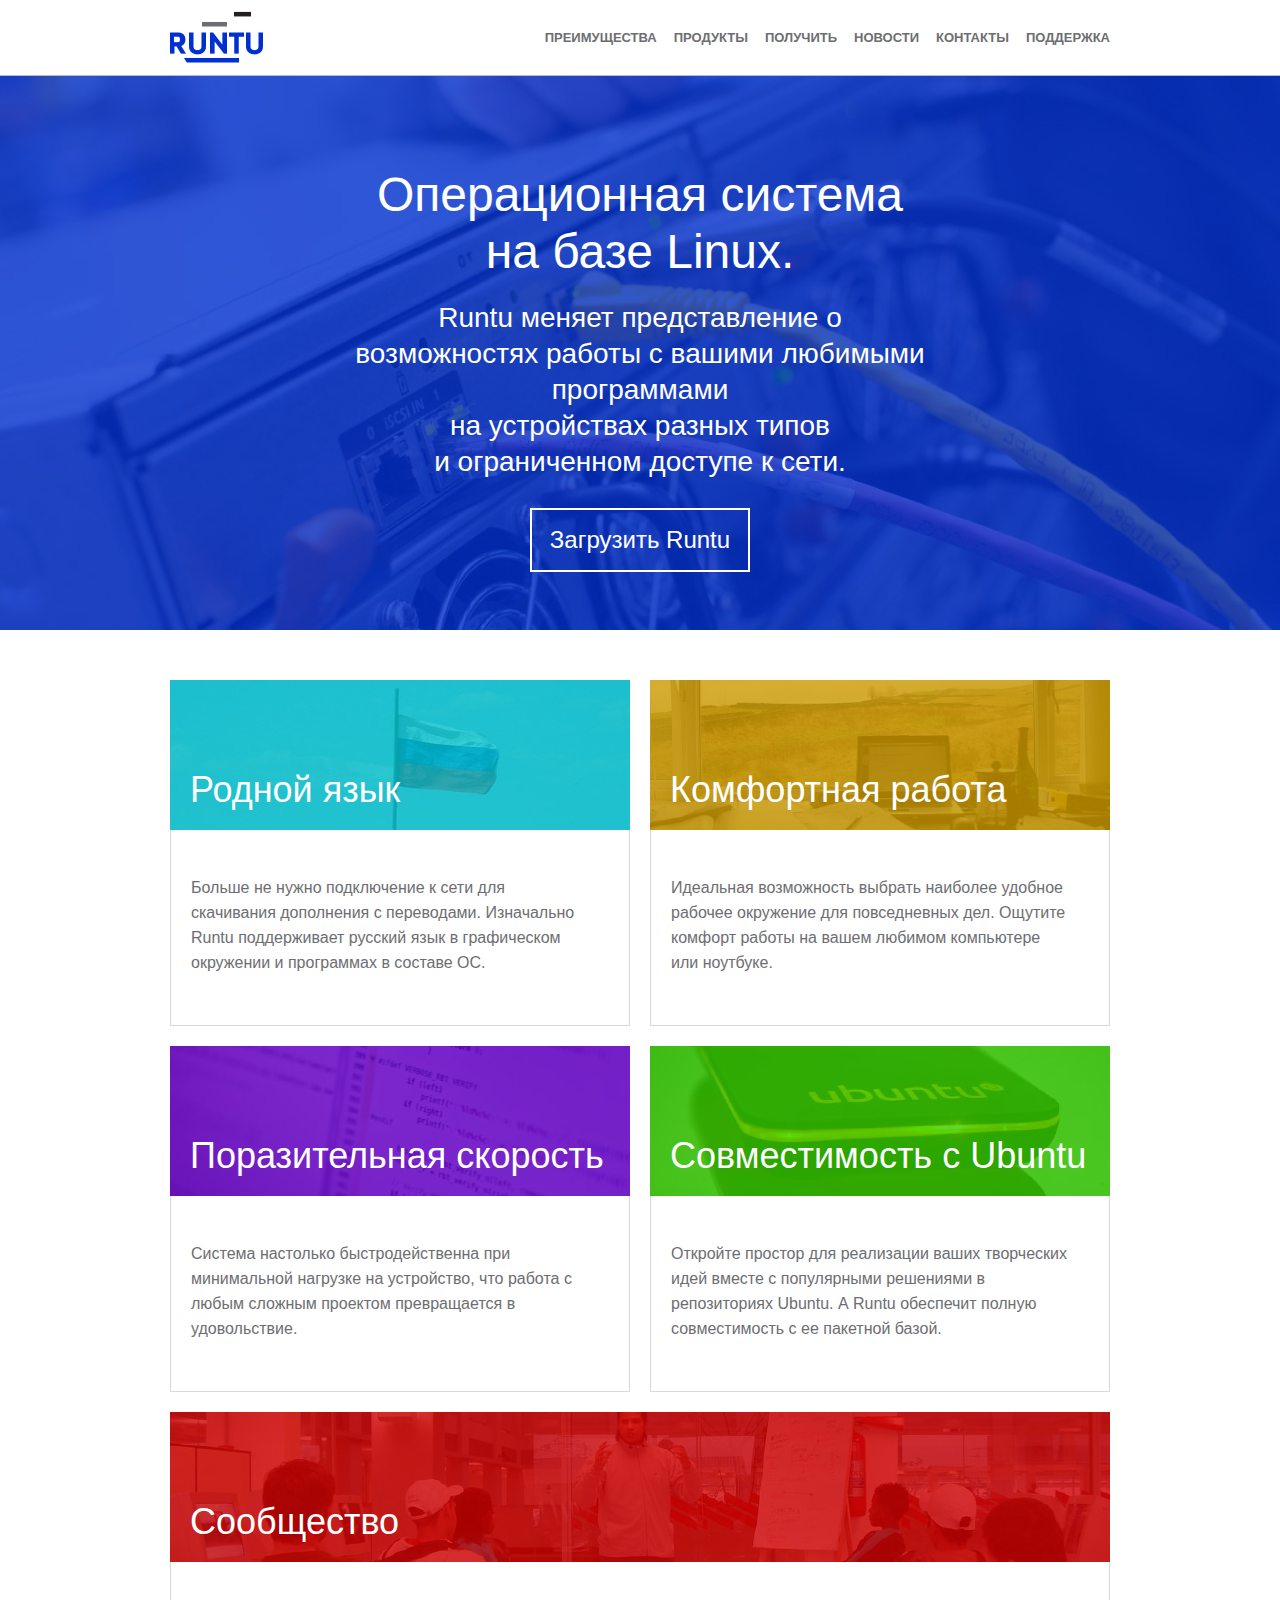
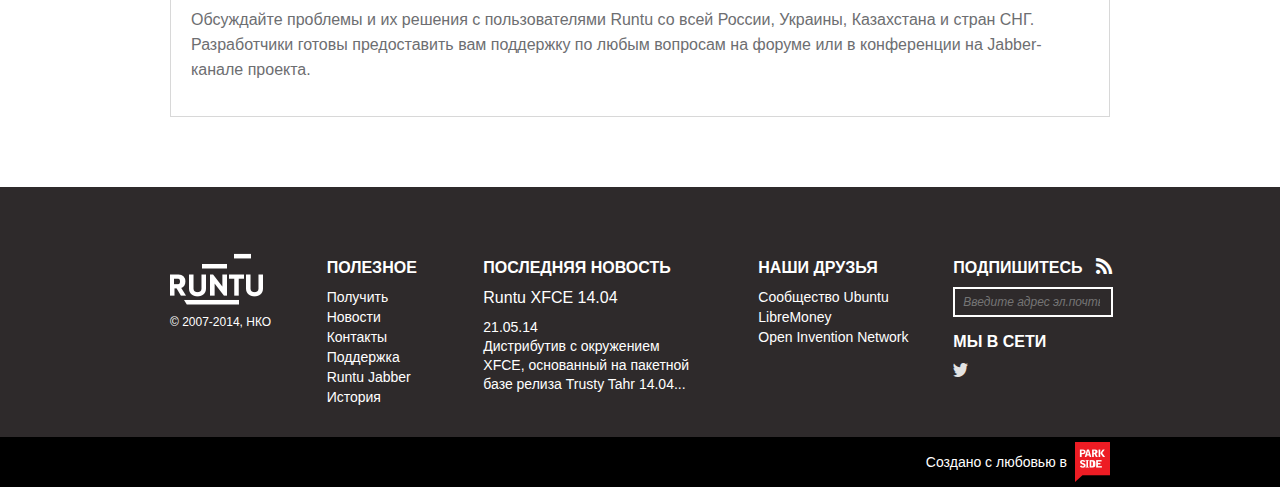
<file: index.html>
<!DOCTYPE html>
<html>
<head>
	<meta charset="utf-8">
	<meta http-equiv="X-UA-Compatible" content="IE=edge,chrome=1">
	<title>RUNTU</title>

	<!-- jQuery -->
    <script src="assets/libs/jquery/js/jquery.min.js"></script>
    
    <!-- BootStrap -->
    <link rel="stylesheet" href="assets/libs/bootstrap/css/bootstrap.min.css">
    <script src="assets/libs/bootstrap/js/bootstrap.min.js"></script>
    
    <!-- Fonts -->
    <link rel="stylesheet" href="assets/fonts/glyph/style.css">
    
    <!-- DotDotDot -->
    <script src="assets/libs/dotdotdot/js/jquery.dotdotdot.min.js"></script>
    

    <!-- iCheck-->
        <link rel="stylesheet" href="assets/libs/icheck/skins/runtu/runtu.css">
        <script src="assets/libs/icheck/icheck.min.js"></script>

	<!-- main styles -->
        <link rel="stylesheet" href="assets/css/master.css">
        <link rel="stylesheet" href="assets/css/retina.css">
    <!-- scripts-->
        <script src="assets/js/main.js"></script>
        <script src="assets/js/scripts.js"></script>
                
</head>
<body>

<nav class="navbar navbar-default navbar-fixed-top">
           <div class="container">
                 <div class="col-xs-2">
                     <a href="index.html" class="logo"></a>
                 </div>
               <div class="col-xs-10">
                   <ul>
                       <li><a href="http://forum.runtu.org">ПОДДЕРЖКА</a></li>
                       <li><a href="contact.html">КОНТАКТЫ</a></li>
                       <li><a href="newsfeed.html">НОВОСТИ</a></li>
                       <li><a href="get.html">ПОЛУЧИТЬ</a></li>
                       <li><a href="products.html">ПРОДУКТЫ</a></li>
                       <li><a href="index.html">ПРЕИМУЩЕСТВА</a></li>
                   </ul>
               </div>
            </div>
            <div class="line"></div>
       </nav>

<article>
	<div class="main">
		<div class="blue text-center">
			<div class="container">
				<div class="col-xs-12">
					<div class="centered">
						<h1>
							Операционная система на базе Linux.
						</h1>
						<h3>
							Runtu меняет представление о возможностях работы с вашими любимыми программами<br>
							на устройствах разных типов<br>
							и ограниченном доступе к сети.
						</h3>
						<p>
							<a href="#" class="btn btn-outline" data-toggle="modal" data-target="#modalDownload">Загрузить Runtu</a>
						</p>
					</div>
				</div>
			</div>
		</div>
	</div>

	<div class="container line">
		<div class="col-sm-12 col-md-6">
			
			<div class="tile">
				<div class="head bg_ru">
					<div class="tone">
					    <div class="caption">
						    <h2>Родной язык</h2>
						</div>
					</div>
				</div>
				<div class="body">
					<p>Больше не нужно подключение к сети для скачивания дополнения с переводами. Изначально Runtu поддерживает русский язык в графическом окружении и программах в составе ОС.</p>
				</div>
			</div>

		</div>
    
		<div class="col-sm-12 col-md-6">
			<div class="tile">
				<div class="head bg_comfort">
					<div class="tone">
					    <div class="caption">
						    <h2>Комфортная работа</h2>
                        </div>
					</div>
				</div>
				<div class="body">
					<p>Идеальная возможность выбрать наиболее удобное рабочее окружение для повседневных дел. Ощутите комфорт работы на вашем любимом компьютере или ноутбуке.</p>
				</div>
			</div>
		</div>
    </div>
    
    <div class="container line">    
		<div class="col-sm-12 col-md-6">
			
			<div class="tile">
				<div class="head bg_speed">
					<div class="tone">
					    <div class="caption">
						    <h2>Поразительная скорость</h2>
                        </div>
					</div>
				</div>
				<div class="body">
					<p>Система настолько быстродейственна при минимальной нагрузке на устройство, что работа с любым сложным проектом превращается в удовольствие. </p>
				</div>
			</div>

		</div>	
    
		<div class="col-sm-12 col-md-6">
			<div class="tile">
				<div class="head bg_legacy">
					<div class="tone">
					    <div class="caption">
						    <h2>Совместимость с Ubuntu</h2>
                        </div>
					</div>
				</div>
				<div class="body">
					<p>Откройте простор для реализации ваших творческих идей вместе с популярными решениями в репозиториях Ubuntu. А Runtu обеспечит полную совместимость с ее пакетной базой.</p>
				</div>
			</div>
		</div>
    </div>
    
    <div class="container last">    
		<div class="col-sm-12 wide">
			<div class="tile">
				<div class="head bg_community">
					<div class="tone">
					    <div class="caption">
						    <h2>Сообщество</h2>
                        </div>
					</div>
				</div>
				<div class="body">
					<p>Обсуждайте проблемы и их решения с пользователями Runtu со всей России, Украины, Казахстана и стран СНГ. Разработчики готовы предоставить вам поддержку по любым вопросам на форуме или в конференции на Jabber-канале проекта.</p>
				</div>
			</div>
		</div>


	</div>

</article>

<footer>
        <div class="info">
            <div class="container">
                <div class="col-xs-2">
                    <a href="#" class="logobw"></a>
                    <p class="copy">&copy; 2007-2014, НКО</p>
                </div>
                <div class="col-xs-2">
                    <h4>ПОЛЕЗНОЕ</h4>
                    <ul>
                        <li><a href="get.html">Получить</a></li>
                        <li><a href="newsfeed.html">Новости</a></li>
                        <li><a href="contact.html">Контакты</a></li>
                        <li><a href="http://forum.runtu.org">Поддержка</a></li>
                        <li><a href="http://forum.runtu.org/index.php/topic,92.0.html">Runtu Jabber</a></li>
                        <li><a href="https://ru.wikipedia.org/wiki/Runtu">История</a></li>
                    </ul>
                </div>
                <div class="col-xs-3">
                    <h4>ПОСЛЕДНЯЯ НОВОСТЬ</h4>
                    <div class="lastnew dot">
                        <a href="newspage.html"><h5 class="hdot">Runtu XFCE 14.04</h5></a>
                        <p class="text-muted">21.05.14</p>
                        <p>Дистрибутив с окружением XFCE, основанный на пакетной базе релиза Trusty Tahr 14.04 Дистрибутив с окружением XFCE, основанный на пакетной базе релиза Trusty Tahr 14.04</p>
                    </div>
                </div>
                <div class="col-xs-3 cost">
                    <h4>НАШИ ДРУЗЬЯ</h4>
                    <ul>
                        <li><a href="http://ubuntu.ru">Сообщество Ubuntu</a></li>
                        <li><a href="http://libremoney.org">LibreMoney</a></li>
                        <li><a href="http://www.openinventionnetwork.com">Open Invention Network</a></li>
                    </ul>
                </div>
                <div class="col-xs-2">
                    <div class="subscribe">
                        <h4>ПОДПИШИТЕСЬ<i class="icon-rss"></i></h4>
                        <input type="text" placeholder="Введите адрес эл.почты">
                    </div>
                    <div class="online">
                        <h4>МЫ В СЕТИ</h4>
                        <a href="https://twitter.com/runtulinux"><i class="icon-twitter"></i></a>
                    </div>
                </div>
            </div>
        </div> 
        <div class="dev">
            <div class="container text-right">
               <div class="clearfix">
                  <div class="pull-right"><a href="http://parksideup.com" class="logo parkside"></a></div>
                   <div class="pull-right">
                       <p>Создано с любовью в</p>       
                   </div>   
               </div>
            </div>
        </div>
    </footer>


<!-- Modals-->
   
<!-- Modal "Download" -->
<div class="modal fade" id="modalDownload" tabindex="-1" role="dialog" aria-labelledby="myModalLabel" aria-hidden="true">
  <div class="modal-dialog">
    <div class="modal-content">
      <div class="modal-header">
        <button type="button" class="close" data-dismiss="modal" aria-label="Close"><img src="assets/img/close.svg" alt="X"></button>
        <h3>Загрузите последний релиз Runtu</h3>
      </div>
      <div class="modal-body">
        <p class="caption">
            Выберите рабочее окружение:
        </p>
        <div class="radio-group">
            <div>
                <input type="radio" class="runtu" id="radio1" checked name="group1"> <label for="radio1">Gnome</label>
            </div>
            <div>
                <input type="radio" class="runtu" id="radio2" name="group1"> <label for="radio2">XFCE</label>
            </div>
            <div>
                <input type="radio" class="runtu" id="radio3" name="group1"> <label for="radio3">Openbox</label>
            </div>
        </div>
        
        <p class="caption">
            Выберите источник загрузки:
        </p>
        <div class="radio-group">
            <div>
                <input type="radio" class="runtu" id="radio5" checked name="group2"> <label for="radio5">Яндекс</label>
            </div>
            <div>
                <input type="radio" class="runtu" id="radio6" name="group2"> <label for="radio6">SourceForge </label>
            </div>
        </div>
      </div>
      <div class="modal-footer">
        <button type="button" class="btn btn-primary">Загрузить</button>
      </div>
    </div>
  </div>
</div>


</body> 
</html
</file>
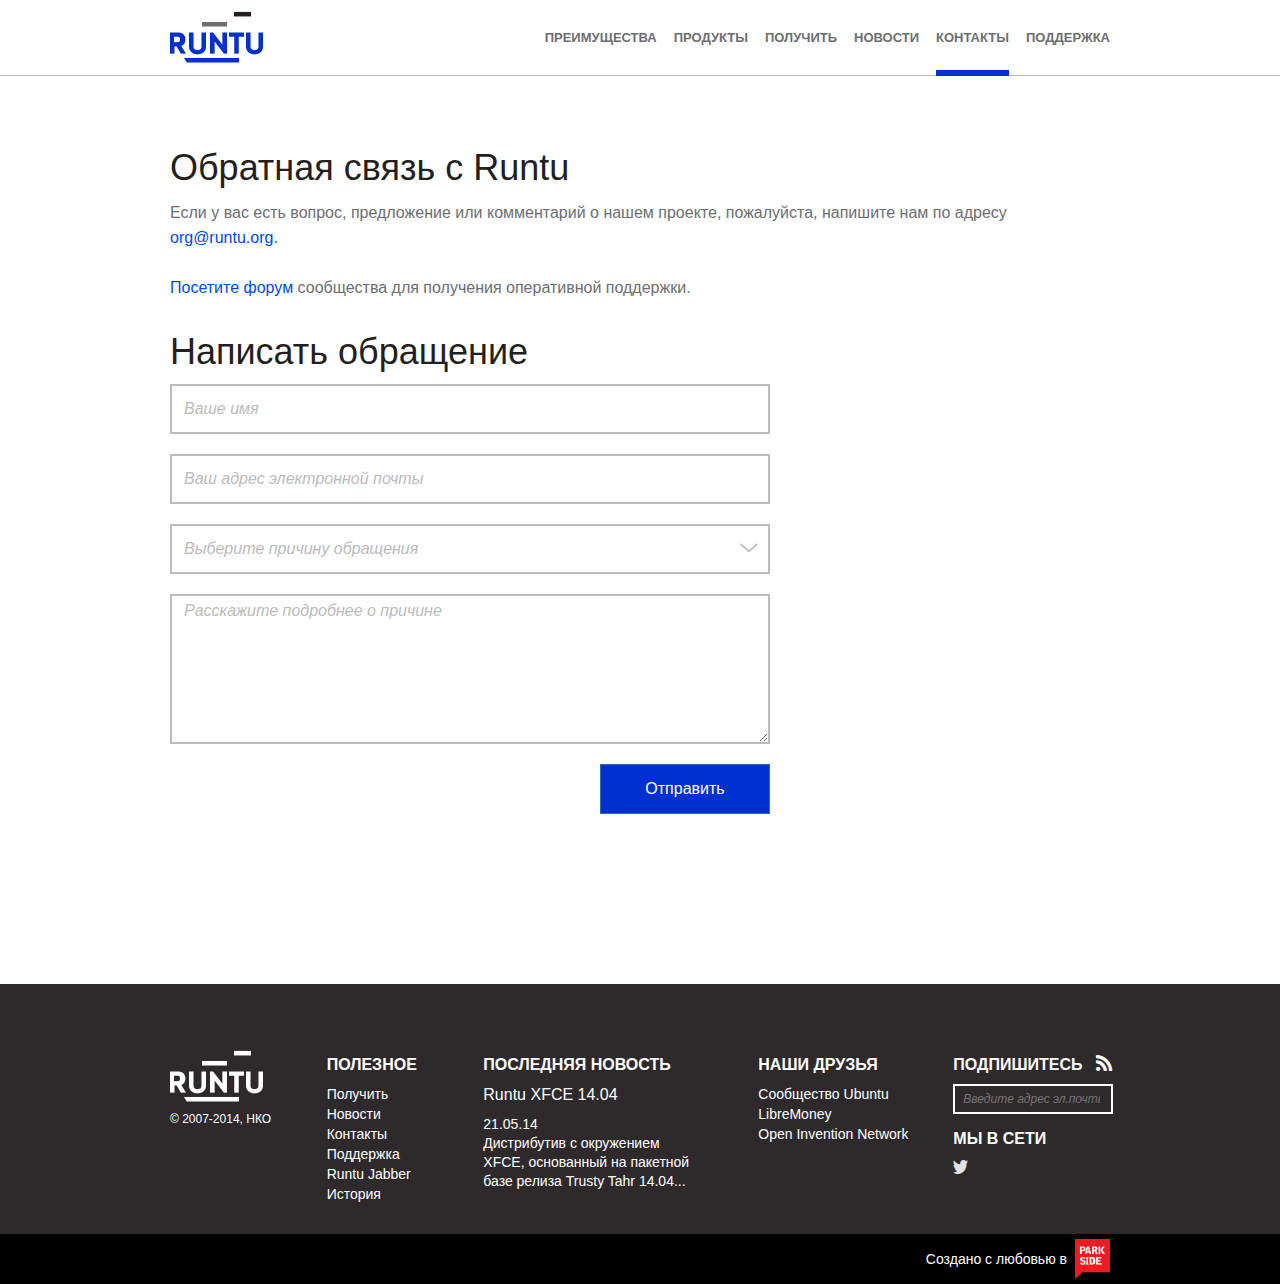
<file: contact.html>
<!DOCTYPE html>
<html>
<head>
  	<meta http-equiv="Content-type" content="text/html; charset=utf-8">
    <meta http-equiv="X-UA-Compatible" content="IE=Edge">

    <!-- jQuery -->
    <script src="assets/libs/jquery/js/jquery.min.js"></script>

    <!-- BootStrap -->
    <link rel="stylesheet" href="assets/libs/bootstrap/css/bootstrap.min.css">
    <script src="assets/libs/bootstrap/js/bootstrap.min.js"></script>

    <!-- Fonts -->
    <link rel="stylesheet" href="assets/fonts/glyph/style.css">

    <!-- DotDotDot -->
    <script src="assets/libs/dotdotdot/js/jquery.dotdotdot.min.js"></script>

    <!-- Fluidbox -->
    <script src="assets/libs/fluidbox/jquery.fluidbox.min.js"></script>
    <link rel="stylesheet" href="assets/libs/fluidbox/css/fluidbox.css">

    <!-- Styleable Select -->
    <link rel="stylesheet" href="assets/libs/select/css/select-theme-default.css">
    <script src="assets/libs/select/select.min.js"></script>

    <!-- CSS -->
    <link rel="stylesheet" href="assets/css/master.css">
    <link rel="stylesheet" href="assets/css/retina.css">

    <!-- JavaScript -->
    <script src="assets/js/scripts.js"></script>

   	<title>Contact</title>
</head>
<body>
        <header>
       <nav class="navbar navbar-default navbar-fixed-top have-submenu">
           <div class="container">
                 <div class="col-xs-2">
                     <a href="index.html" class="logo"></a>
                 </div>
               <div class="col-xs-10">
                   <ul>
                       <li><a href="http://forum.runtu.org">ПОДДЕРЖКА</a></li>
                       <li class="active"><a href="contact.html">КОНТАКТЫ</a></li>
                       <li><a href="newsfeed.html">НОВОСТИ</a></li>
                       <li><a href="get.html">ПОЛУЧИТЬ</a></li>
                       <li><a href="products.html">ПРОДУКТЫ</a></li>
                       <li><a href="index.html">ПРЕИМУЩЕСТВА</a></li>
                   </ul>
               </div>
            </div>
            <div class="line"></div>
       </nav>
    </header>
    <article>
        <div class="container">
            <div class="contact clearfix">
                <h1>Обратная связь с Runtu</h1>
                <p>Если у вас есть вопрос, предложение или комментарий о нашем проекте, пожалуйста, напишите нам по адресу <a href="mailto:org@runtu.org">org@runtu.org.</a><br>
                <br>
                <a href="http://forum.runtu.org">Посетите форум</a> сообщества для получения оперативной поддержки.</p>
            </div>
            <div class="contact-form clearfix">
                <h1>Написать обращение</h1>
                <form action="//formspree.io/org@runtu.org" method="POST">
                    <input type="text" class="form-control" placeholder="Ваше имя" name="name"/>
                    <input type="text" class="form-control" placeholder="Ваш адрес электронной почты" name="_replyto"/>
                    <select data-className="select-theme-default" name="_subject">
                        <option select disabled selected>Выберите причину обращения</option>
                        <option value="1">У меня технический вопрос</option>
                        <option value="2">Хочу стать распространителем</option>
                        <option value="3">Хочу помочь проекту</option>
                        <option value="4">Запрос в службу технической поддержки</option>
                        <option value="5">Другое</option>
                    </select>
                    <textarea class="form-control" placeholder="Расскажите подробнее о причине"></textarea>
                    <input type="text" name="_gotcha" style="display:none" />
                    <button type="submit" class="btn btn-primary pull-right">Отправить</button>
                </form>
            </div>
        </div>
    </article>
    <footer>
        <div class="info">
            <div class="container">
                <div class="col-xs-2">
                    <a href="index.html" class="logobw"></a>
                    <p class="copy">&copy; 2007-2014, НКО</p>
                </div>
                <div class="col-xs-2">
                    <h4>ПОЛЕЗНОЕ</h4>
                    <ul>
                        <li><a href="get.html">Получить</a></li>
                        <li><a href="newsfeed.html">Новости</a></li>
                        <li><a href="contact.html">Контакты</a></li>
                        <li><a href="http://forum.runtu.org">Поддержка</a></li>
                        <li><a href="http://forum.runtu.org/index.php/topic,92.0.html">Runtu Jabber</a></li>
                        <li><a href="https://ru.wikipedia.org/wiki/Runtu">История</a></li>
                    </ul>
                </div>
                <div class="col-xs-3">
                    <h4>ПОСЛЕДНЯЯ НОВОСТЬ</h4>
                    <div class="lastnew dot">
                        <a href="newspage.html"><h5 class="hdot">Runtu XFCE 14.04</h5></a>
                        <p class="text-muted">21.05.14</p>
                        <p>Дистрибутив с окружением XFCE, основанный на пакетной базе релиза Trusty Tahr 14.04 Дистрибутив с окружением XFCE, основанный на пакетной базе релиза Trusty Tahr 14.04</p>
                    </div>
                </div>
                <div class="col-xs-3 cost">
                    <h4>НАШИ ДРУЗЬЯ</h4>
                    <ul>
                        <li><a href="http://ubuntu.ru">Сообщество Ubuntu</a></li>
                        <li><a href="http://libremoney.org">LibreMoney</a></li>
                        <li><a href="http://www.openinventionnetwork.com">Open Invention Network</a></li>
                    </ul>
                </div>
                <div class="col-xs-2">
                    <div class="subscribe">
                        <h4>ПОДПИШИТЕСЬ<i class="icon-rss"></i></h4>
                        <input type="text" placeholder="Введите адрес эл.почты">
                    </div>
                    <div class="online">
                        <h4>МЫ В СЕТИ</h4>
                        <a href="https://twitter.com/runtulinux"><i class="icon-twitter"></i></a>
                    </div>
                </div>
            </div>
        </div>
        <div class="dev">
            <div class="container text-right">
               <div class="clearfix">
                  <div class="pull-right"><a href="http://parksideup.com" class="logo parkside"></a></div>
                   <div class="pull-right">
                       <p>Создано с любовью в</p>
                   </div>
               </div>
            </div>
        </div>
    </footer>
</body>
</html>
</file>
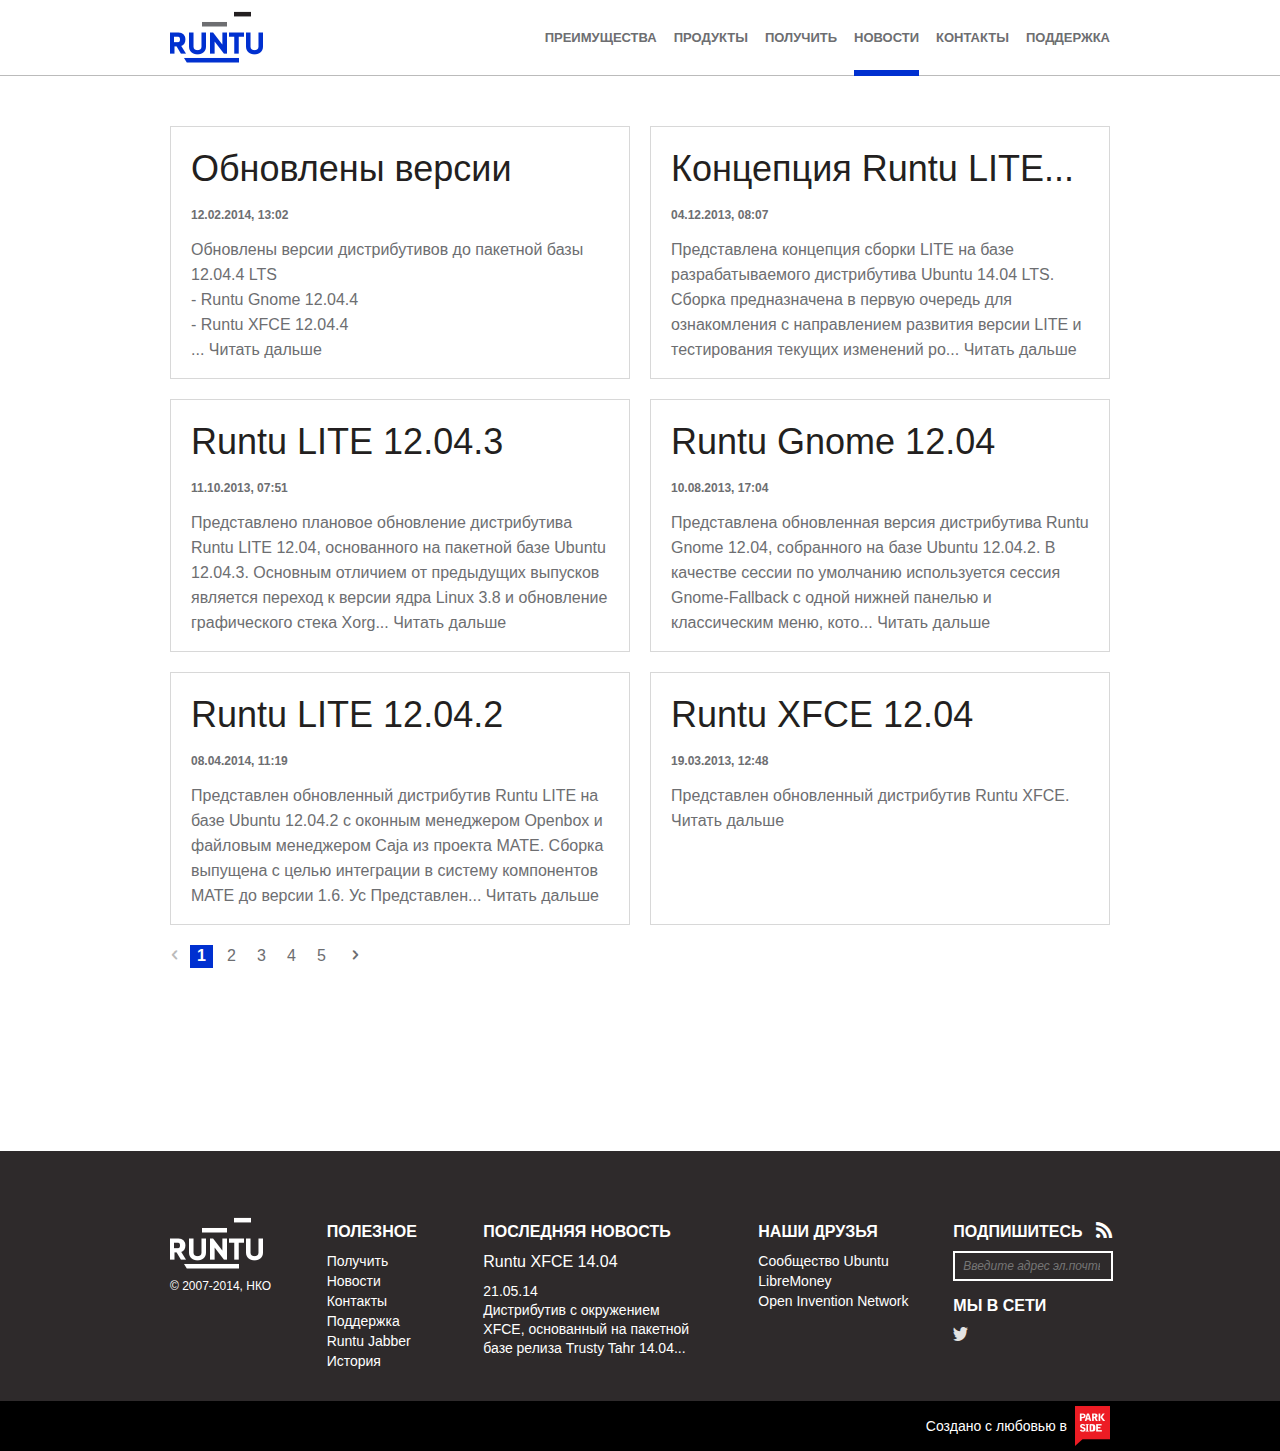
<file: newsfeed.html>
<!DOCTYPE html>
<html>
<head>
  	<meta http-equiv="Content-type" content="text/html; charset=utf-8">
    <meta http-equiv="X-UA-Compatible" content="IE=Edge">
    
    <!-- jQuery -->
    <script src="assets/libs/jquery/js/jquery.min.js"></script>
    
    <!-- BootStrap -->
    <link rel="stylesheet" href="assets/libs/bootstrap/css/bootstrap.min.css">
    <script src="assets/libs/bootstrap/js/bootstrap.min.js"></script>
    
    <!-- Fonts -->
    <link rel="stylesheet" href="assets/fonts/glyph/style.css">
    
    <!-- DotDotDot -->
    <script src="assets/libs/dotdotdot/js/jquery.dotdotdot.min.js"></script>
    
    <!-- Fluidbox -->
    <script src="assets/libs/fluidbox/jquery.fluidbox.min.js"></script>
    <link rel="stylesheet" href="assets/libs/fluidbox/css/fluidbox.css">
    
    <!-- Styleable Select -->
    <link rel="stylesheet" href="assets/libs/select/css/select-theme-default.css">
    <script src="assets/libs/select/select.min.js"></script>
    
    <!-- CSS -->
    <link rel="stylesheet" href="assets/css/master.css">
    <link rel="stylesheet" href="assets/css/retina.css">
    
    <!-- JavaScript -->
    <script src="assets/js/scripts.js"></script>
    
   	<title>Runtu News</title>
</head>
<body>
    <header>
       <nav class="navbar navbar-default navbar-fixed-top have-submenu">
           <div class="container">
                 <div class="col-xs-2">
                     <a href="index.html" class="logo"></a>
                 </div>
               <div class="col-xs-10">
                   <ul>
                       <li><a href="http://forum.runtu.org">ПОДДЕРЖКА</a></li>
                       <li><a href="contact.html">КОНТАКТЫ</a></li>
                       <li class="active"><a href="newsfeed.html">НОВОСТИ</a></li>
                       <li><a href="get.html">ПОЛУЧИТЬ</a></li>
                       <li><a href="products.html">ПРОДУКТЫ</a></li>
                       <li><a href="index.html">ПРЕИМУЩЕСТВА</a></li>
                   </ul>
               </div>
            </div>
            <div class="line"></div>
       </nav>
    </header>
    <article>
        <div class="container">
            <div class="col-sm-6">
                <div class="tile dot" onclick="location.href='newspage.html';">
                    <h1>Обновлены версии</h1>
                    <p class="text-muted">12.02.2014, 13:02</p>
                    <p>Обновлены версии дистрибутивов до пакетной базы 12.04.4 LTS<br>
                    - Runtu Gnome 12.04.4 <br>
                    - Runtu XFCE 12.04.4 <br>
                    blablablablablablablablablablablablablablablablablabla
                    <a href="newspage.html" class="readmore">Читать дальше</a>
                    </p>
                </div>
            </div>
            <div class="col-sm-6">
                <div class="tile dot" onclick="location.href='newspage.html';">
                    <h1 class="hdot">Концепция Runtu LITE 12.04.4</h1>
                    <p class="text-muted">04.12.2013, 08:07</p>
                    <p>Представлена концепция сборки LITE на базе разрабатываемого дистрибутива Ubuntu 14.04 LTS. Сборка предназначена в первую очередь для ознакомления с направлением развития версии LITE и тестирования текущих изменений ро Представлена концепция сборки LITE на базе разрабатываемого дистрибутива Ubuntu 14.04 LTS. Сборка предназначена в первую очередь для ознакомления с направлением развития версии LITE и тестирования текущих изменений ро<a href="newspage.html" class="readmore">Читать дальше</a>
                    </p>
                </div>
            </div>
            <div class="col-sm-6">
                <div class="tile dot" onclick="location.href='newspage.html';">
                    <h1>Runtu LITE 12.04.3</h1>
                    <p class="text-muted">11.10.2013, 07:51</p>
                    <p>Представлено плановое обновление дистрибутива Runtu LITE 12.04, основанного на пакетной базе Ubuntu 12.04.3. Основным отличием от предыдущих выпусков является переход к версии ядра Linux 3.8 и обновление графического стека Xorg blablablablablablablablablabla<a href="newspage.html" class="readmore">Читать дальше</a></p>
                </div>
            </div>
            <div class="col-sm-6">
                <div class="tile dot" onclick="location.href='newspage.html';">
                    <h1>Runtu Gnome 12.04</h1>
                    <p class="text-muted">10.08.2013, 17:04</p>
                    <p>Представлена обновленная версия дистрибутива Runtu Gnome 12.04, собранного на базе Ubuntu 12.04.2. В качестве сессии по умолчанию используется сессия Gnome-Fallback с одной нижней панелью и классическим меню, кото blablablablablablablablablablablablablablablablablabla<a href="newspage.html" class="readmore">Читать дальше</a></p>
                </div>
            </div>
            <div class="col-sm-6">
                <div class="tile dot" onclick="location.href='newspage.html';">
                    <h1>Runtu LITE 12.04.2</h1>
                    <p class="text-muted">08.04.2014, 11:19</p>
                    <p>Представлен обновленный дистрибутив Runtu LITE на базе Ubuntu 12.04.2 с оконным менеджером Openbox и файловым менеджером Caja из проекта MATE. Сборка выпущена с целью интеграции в систему компонентов MATE до версии 1.6. Ус Представлен обновленный дистрибутив Runtu LITE на базе Ubuntu 12.04.2 с оконным менеджером Openbox и файловым менеджером Caja из проекта MATE. Сборка выпущена с целью интеграции в систему компонентов MATE до версии 1.6. Ус<a href="newspage.html" class="readmore">Читать дальше</a></p>
                </div>
            </div>
            <div class="col-sm-6">
                <div class="tile dot" onclick="location.href='newspage.html';">
                    <h1>Runtu XFCE 12.04</h1>
                    <p class="text-muted">19.03.2013, 12:48</p>
                    <p>Представлен обновленный дистрибутив Runtu XFCE. <a href="newspage.html" class="readmore">Читать дальше</a></p>
                </div>
            </div>
            <nav>
                <ul class="pagination">
                    <li class="disabled"><a href="#" aria-label="Previous"><span aria-hidden="true"><i class="icon-chevron-left"></i></span></a></li>
                    <li class="active"><a href="#">1 <span class="sr-only">(current)</span></a></li>
                    <li><a href="#">2</a></li>
                    <li><a href="#">3</a></li>
                    <li><a href="#">4</a></li>
                    <li><a href="#">5</a></li>
                    <li>
                        <a href="#" aria-label="Next">
                            <span aria-hidden="true"><i class="icon-chevron-right"></i></span>
                        </a>
                    </li>
                </ul>
            </nav>
        </div>      
    </article>
    <footer>
        <div class="info">
            <div class="container">
                <div class="col-xs-2">
                    <a href="index.html" class="logobw"></a>
                    <p class="copy">&copy; 2007-2014, НКО</p>
                </div>
                <div class="col-xs-2">
                    <h4>ПОЛЕЗНОЕ</h4>
                    <ul>
                        <li><a href="get.html">Получить</a></li>
                        <li><a href="newsfeed.html">Новости</a></li>
                        <li><a href="contact.html">Контакты</a></li>
                        <li><a href="http://forum.runtu.org">Поддержка</a></li>
                        <li><a href="http://forum.runtu.org/index.php/topic,92.0.html">Runtu Jabber</a></li>
                        <li><a href="https://ru.wikipedia.org/wiki/Runtu">История</a></li>
                    </ul>
                </div>
                <div class="col-xs-3">
                    <h4>ПОСЛЕДНЯЯ НОВОСТЬ</h4>
                    <div class="lastnew dot">
                        <a href="newspage.html"><h5 class="hdot">Runtu XFCE 14.04</h5></a>
                        <p class="text-muted">21.05.14</p>
                        <p>Дистрибутив с окружением XFCE, основанный на пакетной базе релиза Trusty Tahr 14.04 Дистрибутив с окружением XFCE, основанный на пакетной базе релиза Trusty Tahr 14.04</p>
                    </div>
                </div>
                <div class="col-xs-3 cost">
                    <h4>НАШИ ДРУЗЬЯ</h4>
                    <ul>
                        <li><a href="http://ubuntu.ru">Сообщество Ubuntu</a></li>
                        <li><a href="http://libremoney.org">LibreMoney</a></li>
                        <li><a href="http://www.openinventionnetwork.com">Open Invention Network</a></li>
                    </ul>
                </div>
                <div class="col-xs-2">
                    <div class="subscribe">
                        <h4>ПОДПИШИТЕСЬ<i class="icon-rss"></i></h4>
                        <input type="text" placeholder="Введите адрес эл.почты">
                    </div>
                    <div class="online">
                        <h4>МЫ В СЕТИ</h4>
                        <a href="https://twitter.com/runtulinux"><i class="icon-twitter"></i></a>
                    </div>
                </div>
            </div>
        </div> 
        <div class="dev">
            <div class="container text-right">
               <div class="clearfix">
                  <div class="pull-right"><a href="http://parksideup.com" class="logo parkside"></a></div>
                   <div class="pull-right">
                       <p>Создано с любовью в</p>       
                   </div>   
               </div>
            </div>
        </div>
    </footer>
</body>
</html>
</file>
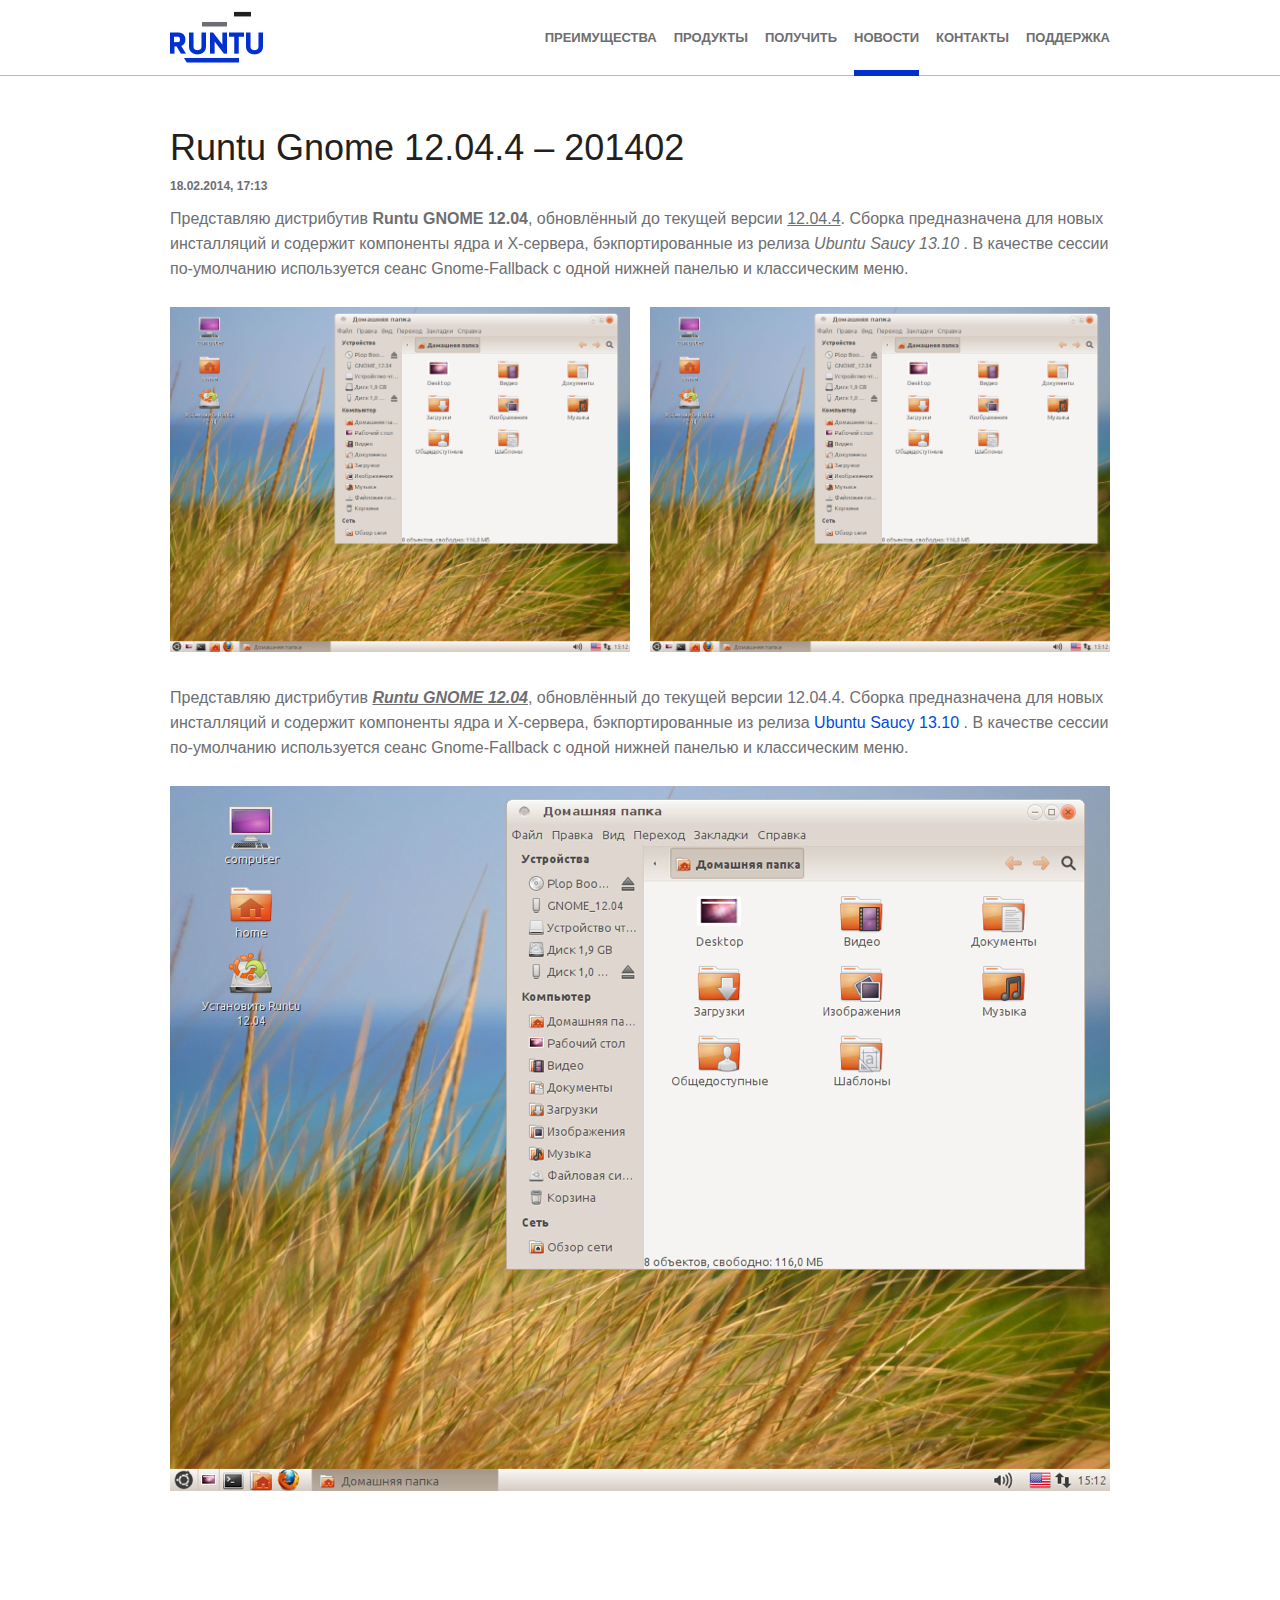
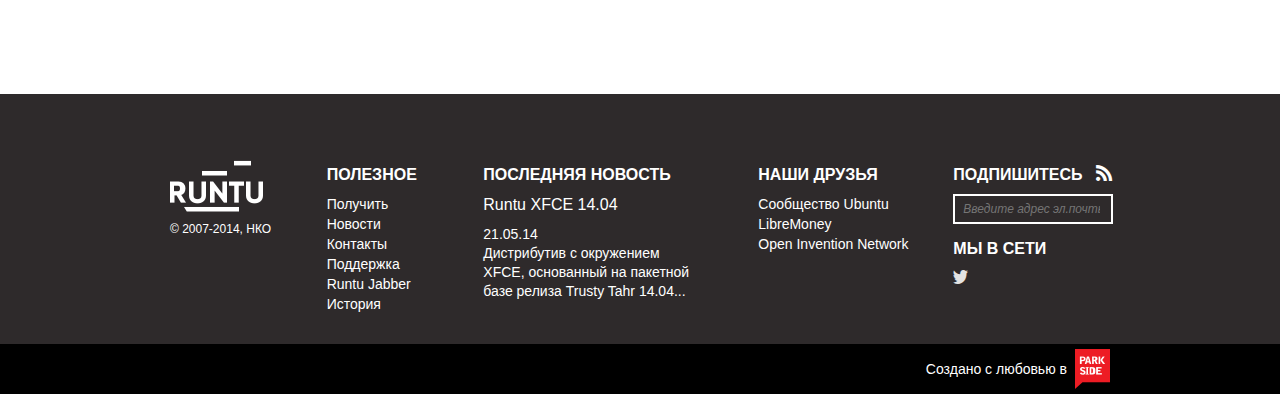
<file: newspage.html>
<!DOCTYPE html>
<html>
<head>
  	<meta http-equiv="Content-type" content="text/html; charset=utf-8">
    <meta http-equiv="X-UA-Compatible" content="IE=Edge">
    
    <!-- jQuery -->
    <script src="assets/libs/jquery/js/jquery.min.js"></script>
    
    <!-- BootStrap -->
    <link rel="stylesheet" href="assets/libs/bootstrap/css/bootstrap.min.css">
    <script src="assets/libs/bootstrap/js/bootstrap.min.js"></script>
    
    <!-- Fonts -->
    <link rel="stylesheet" href="assets/fonts/glyph/style.css">
    
    <!-- DotDotDot -->
    <script src="assets/libs/dotdotdot/js/jquery.dotdotdot.min.js"></script>
    
    <!-- Fluidbox -->
    <script src="assets/libs/fluidbox/jquery.fluidbox.min.js"></script>
    <link rel="stylesheet" href="assets/libs/fluidbox/css/fluidbox.css">
    
    <!-- Styleable Select -->
    <link rel="stylesheet" href="assets/libs/select/css/select-theme-default.css">
    <script src="assets/libs/select/select.min.js"></script>
    
    <!-- CSS -->
    <link rel="stylesheet" href="assets/css/master.css">
    <link rel="stylesheet" href="assets/css/retina.css">
    
    <!-- JavaScript -->
    <script src="assets/js/scripts.js"></script>
    <script src="assets/js/fluidbox.js"></script>
    
   	<title>Runtu New</title>
</head>
<body>
    <header>
       <nav class="navbar navbar-default navbar-fixed-top have-submenu">
           <div class="container">
                 <div class="col-xs-2">
                     <a href="index.html" class="logo"></a>
                 </div>
               <div class="col-xs-10">
                   <ul>
                       <li><a href="http://forum.runtu.org">ПОДДЕРЖКА</a></li>
                       <li><a href="contact.html">КОНТАКТЫ</a></li>
                       <li class="active"><a href="newsfeed.html">НОВОСТИ</a></li>
                       <li><a href="get.html">ПОЛУЧИТЬ</a></li>
                       <li><a href="products.html">ПРОДУКТЫ</a></li>
                       <li><a href="index.html">ПРЕИМУЩЕСТВА</a></li>
                   </ul>
               </div>
            </div>
            <div class="line"></div>
       </nav>
    </header>    
    <article>
        <div class="container">
            <div class="new">
                <h1>Runtu Gnome 12.04.4 – 201402</h1>
                <p class="text-muted">18.02.2014, 17:13</p>
                <p class="news">Представляю дистрибутив <span class="accent-medium">Runtu GNOME 12.04</span>, обновлённый до текущей версии <span class="accent">12.04.4</span>. Сборка предназначена для новых инсталляций и содержит компоненты ядра и X-сервера, бэкпортированные из релиза <span class="accent-low">Ubuntu Saucy 13.10</span> . В качестве сессии по-умолчанию используется сеанс Gnome-Fallback с одной нижней панелью и классическим меню.</p>
                <div class="fluid-gallery clearfix">
                    <div class="col-xs-6">
                        <a href="assets/img/desktop-screenshot.png" data-fluidbox><img src="assets/img/desktop-screenshot.png"/></a>
                    </div>
                    <div class="col-xs-6">
                        <a href="assets/img/desktop-screenshot.png" data-fluidbox><img src="assets/img/desktop-screenshot.png"/></a>
                    </div>
                </div>
                <p class="news">Представляю дистрибутив <span class="accent-high">Runtu GNOME 12.04</span>, обновлённый до текущей версии 12.04.4. Сборка предназначена для новых инсталляций и содержит компоненты ядра и X-сервера, бэкпортированные из релиза <span class="accent-color">Ubuntu Saucy 13.10</span> . В качестве сессии по-умолчанию используется сеанс Gnome-Fallback с одной нижней панелью и классическим меню.</p>
                <div class="fluid-gallery clearfix">
                    <div class="col-xs-12">
                        <a href="assets/img/desktop-screenshot.png" data-fluidbox><img src="assets/img/desktop-screenshot.png" alt=""></a>
                    </div>
                </div>
            </div>
        </div>      
    </article>
    <footer>
        <div class="info">
            <div class="container">
                <div class="col-xs-2">
                    <a href="#" class="logobw"></a>
                    <p class="copy">&copy; 2007-2014, НКО</p>
                </div>
                <div class="col-xs-2">
                    <h4>ПОЛЕЗНОЕ</h4>
                    <ul>
                        <li><a href="get.html">Получить</a></li>
                        <li><a href="newsfeed.html">Новости</a></li>
                        <li><a href="contact.html">Контакты</a></li>
                        <li><a href="http://forum.runtu.org">Поддержка</a></li>
                        <li><a href="http://forum.runtu.org/index.php/topic,92.0.html">Runtu Jabber</a></li>
                        <li><a href="https://ru.wikipedia.org/wiki/Runtu">История</a></li>
                    </ul>
                </div>
                <div class="col-xs-3">
                    <h4>ПОСЛЕДНЯЯ НОВОСТЬ</h4>
                    <div class="lastnew dot">
                        <a href="newspage.html"><h5 class="hdot">Runtu XFCE 14.04</h5></a>
                        <p class="text-muted">21.05.14</p>
                        <p>Дистрибутив с окружением XFCE, основанный на пакетной базе релиза Trusty Tahr 14.04 Дистрибутив с окружением XFCE, основанный на пакетной базе релиза Trusty Tahr 14.04</p>
                    </div>
                </div>
                <div class="col-xs-3 cost">
                    <h4>НАШИ ДРУЗЬЯ</h4>
                    <ul>
                        <li><a href="http://ubuntu.ru">Сообщество Ubuntu</a></li>
                        <li><a href="http://libremoney.org">LibreMoney</a></li>
                        <li><a href="http://www.openinventionnetwork.com">Open Invention Network</a></li>
                    </ul>
                </div>
                <div class="col-xs-2">
                    <div class="subscribe">
                        <h4>ПОДПИШИТЕСЬ<i class="icon-rss"></i></h4>
                        <input type="text" placeholder="Введите адрес эл.почты">
                    </div>
                    <div class="online">
                        <h4>МЫ В СЕТИ</h4>
                        <a href="https://twitter.com/runtulinux"><i class="icon-twitter"></i></a>
                    </div>
                </div>
            </div>
        </div> 
        <div class="dev">
            <div class="container text-right">
               <div class="clearfix">
                  <div class="pull-right"><a href="http://parksideup.com" class="logo parkside"></a></div>
                   <div class="pull-right">
                       <p>Создано с любовью в</p>       
                   </div>   
               </div>
            </div>
        </div>
    </footer>
</body>
</html>
</file>
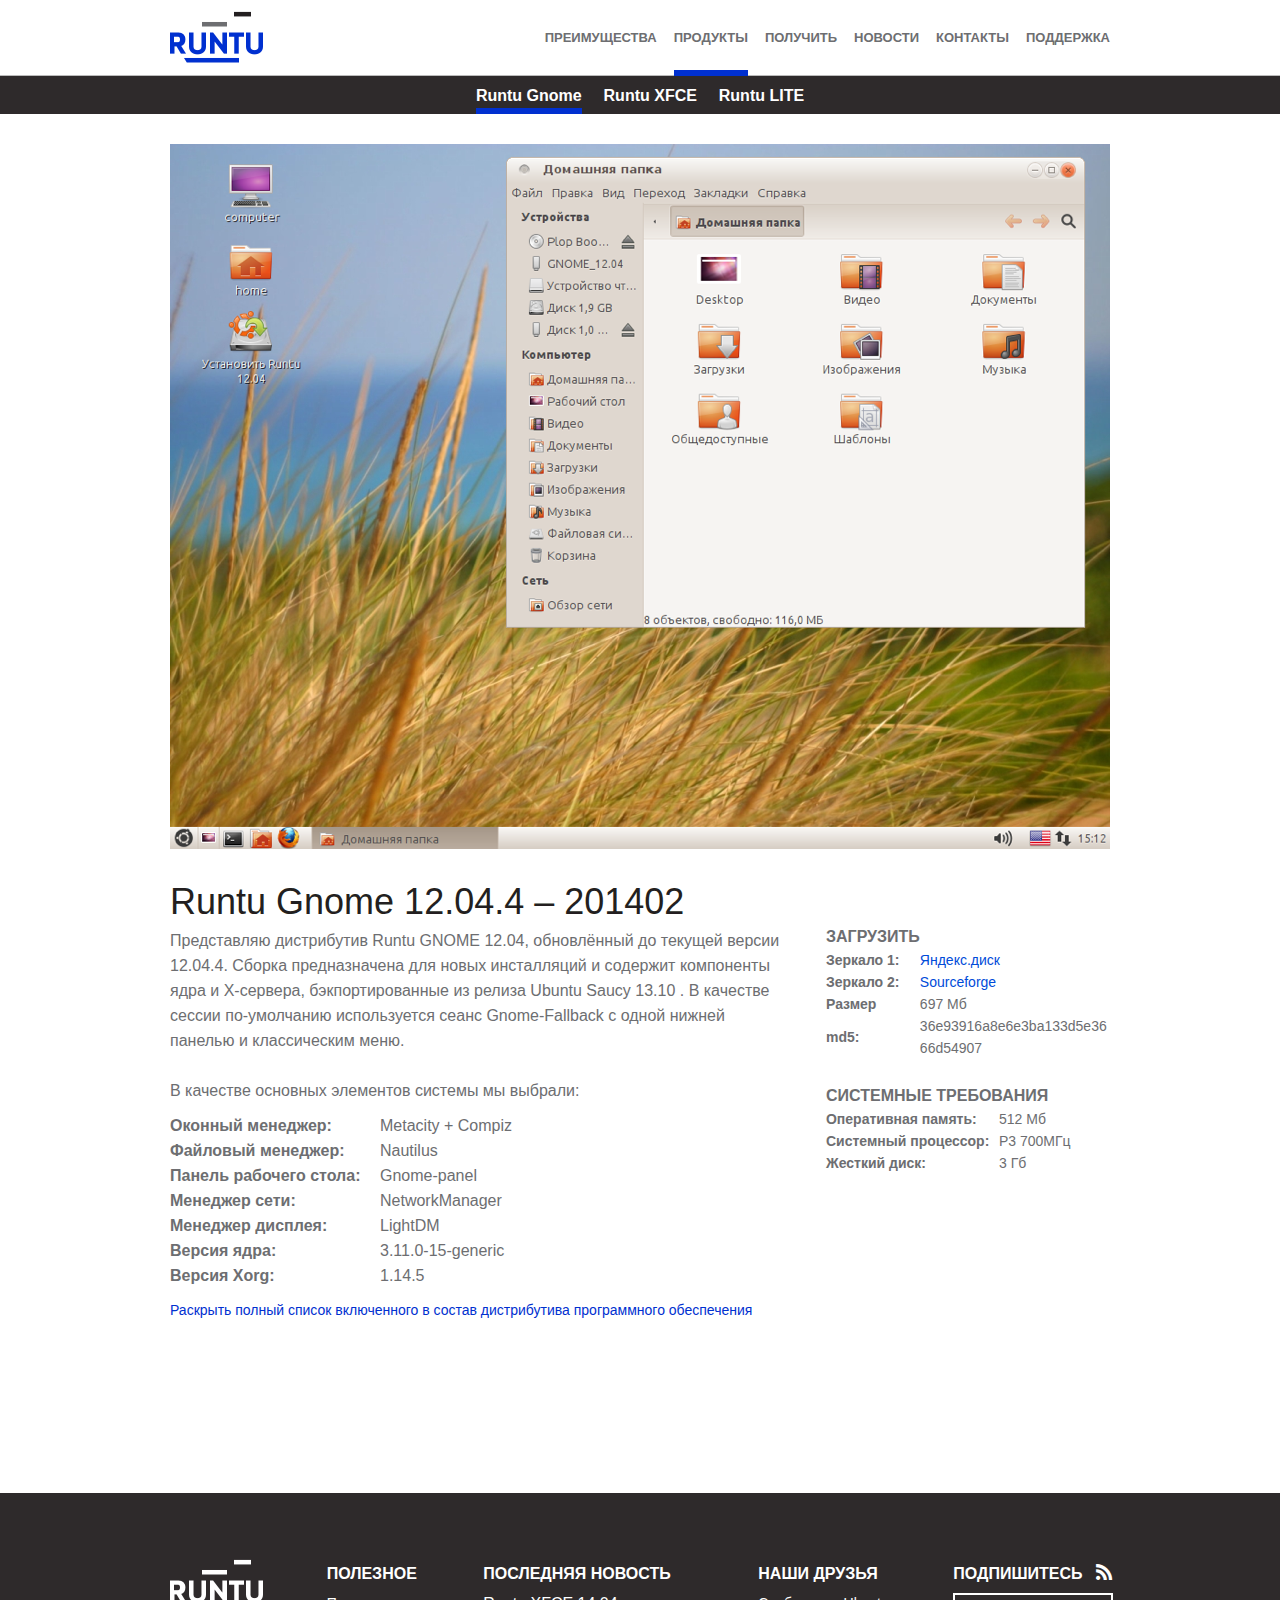
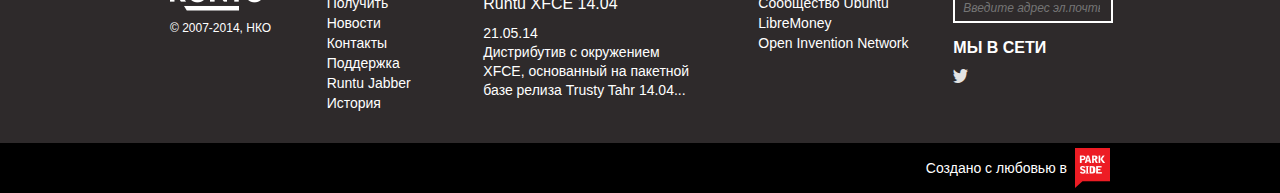
<file: products.html>
<!DOCTYPE html>
<html>
<head>
  	<meta http-equiv="Content-type" content="text/html; charset=utf-8">
    <meta http-equiv="X-UA-Compatible" content="IE=Edge">
    
    <!-- jQuery -->
    <script src="assets/libs/jquery/js/jquery.min.js"></script>
    
    <!-- BootStrap -->
    <link rel="stylesheet" href="assets/libs/bootstrap/css/bootstrap.min.css">
    <script src="assets/libs/bootstrap/js/bootstrap.min.js"></script>
    
    <!-- Fonts -->
    <link rel="stylesheet" href="assets/fonts/glyph/style.css">
    
    <!-- DotDotDot -->
    <script src="assets/libs/dotdotdot/js/jquery.dotdotdot.min.js"></script>
    
    <!-- Fluidbox -->
    <script src="assets/libs/fluidbox/jquery.fluidbox.min.js"></script>
    <link rel="stylesheet" href="assets/libs/fluidbox/css/fluidbox.css">
    
    <!-- Styleable Select -->
    <link rel="stylesheet" href="assets/libs/select/css/select-theme-default.css">
    <script src="assets/libs/select/select.min.js"></script>
    
    <!-- CSS -->
    <link rel="stylesheet" href="assets/css/master.css">
    <link rel="stylesheet" href="assets/css/retina.css">
    
    <!-- JavaScript -->
    <script src="assets/js/scripts.js"></script>
    <script src="assets/js/fluidbox.js"></script>
    
   	<title>Products</title>
</head>
<body>
    <header>
       <nav class="navbar navbar-default navbar-fixed-top">
           <div class="container">
                 <div class="col-xs-2">
                     <a href="index.html" class="logo"></a>
                 </div>
               <div class="col-xs-10">
                   <ul>
                       <li><a href="http://forum.runtu.org">ПОДДЕРЖКА</a></li>
                       <li><a href="contact.html">КОНТАКТЫ</a></li>
                       <li><a href="newsfeed.html">НОВОСТИ</a></li>
                       <li><a href="get.html">ПОЛУЧИТЬ</a></li>
                       <li class="active"><a href="products.html">ПРОДУКТЫ</a></li>
                       <li><a href="index.html">ПРЕИМУЩЕСТВА</a></li>
                   </ul>
               </div>
            </div>
            <div class="line"></div>
       </nav>
    </header>    
    <div role="tabpanel" class="submenu clearfix">
        <ul id="myTab" class="nav nav-tabs" role="tablist">
          <li role="presentation" class="active"><a href="#runtu-gnome" aria-controls="runtu-gnome" role="tab" data-toggle="tab">Runtu Gnome</a></li>
          <li role="presentation"><a href="#runtu-xfce" aria-controls="runtu-xfce" role="tab" data-toggle="tab">Runtu XFCE</a></li>
          <li role="presentation"><a href="#runtu-lite" aria-controls="runtu-lite" role="tab" data-toggle="tab">Runtu LITE</a></li>
        </ul>
    </div>   
    <article>
      <div class="container products">
        <!-- Tab panes -->
        <div class="tab-content clearfix">
            <div role="tabpanel" class="tab-pane active" id="runtu-gnome">
                <div class="fluid-gallery clearfix">
                    <div class="col-xs-12">
                        <a href="assets/img/desktop-screenshot.png" data-fluidbox><img src="assets/img/desktop-screenshot.png" alt=""></a>
                    </div>
                </div>
                <div class="desc col-xs-8">
                    <h1>Runtu Gnome 12.04.4 – 201402</h1>
                    <p>Представляю дистрибутив Runtu GNOME 12.04, обновлённый до текущей версии 12.04.4. Сборка предназначена для новых инсталляций и содержит компоненты ядра и X-сервера, бэкпортированные из релиза Ubuntu Saucy 13.10 . В качестве сессии по-умолчанию используется сеанс Gnome-Fallback с одной нижней панелью и классическим меню.</p>
                </div>
                <div class="dnld-links col-xs-4">
                    <table>
                        <tr><td class="bold">ЗАГРУЗИТЬ</td></tr>
                        <tr>
                            <td class="bold-small">Зеркало 1:</td><td class="normal-small"><a href="#">Яндекс.диск</a></td>
                        </tr>
                        <tr>
                            <td class="bold-small">Зеркало 2:</td><td class="normal-small"><a href="#">Sourceforge</a></td>
                        </tr>
                        <tr>
                            <td class="bold-small">Размер</td><td class="normal-small">697 Мб</td>
                        </tr>
                        <tr>
                            <td class="bold-small">md5:</td><td class="normal-small tdmd5">36e93916a8e6e3ba133d5e3666d54907</td>
                        </tr>
                    </table>
                </div>
                <div class="feautures col-xs-8">
                    <p>В качестве основных элементов системы мы выбрали:</p>
                    <table>
                        <tr>
                            <td class="bold">Оконный менеджер:</td><td class="normal">Metacity + Compiz</td>
                        </tr>
                        <tr>
                            <td class="bold">Файловый менеджер:</td><td class="normal">Nautilus</td>
                        </tr>
                        <tr>
                            <td class="bold">Панель рабочего стола:</td><td class="normal">Gnome-panel</td>
                        </tr>
                        <tr>
                            <td class="bold">Менеджер сети:</td><td class="normal">NetworkManager</td>
                        </tr>
                        <tr>
                            <td class="bold">Менеджер дисплея:</td><td class="normal">LightDM</td>
                        </tr>
                        <tr>
                            <td class="bold">Версия ядра:</td><td class="normal">3.11.0-15-generic</td>
                        </tr>
                        <tr>
                            <td class="bold">Версия Xorg:</td><td class="normal">1.14.5</td>
                        </tr>
                    </table>
                </div>
                <div class="sys-requires col-xs-4">
                    <table>
                        <tr><td colspan="2" class="bold">СИСТЕМНЫЕ ТРЕБОВАНИЯ</td></tr>
                        <tr>
                            <td class="bold-small">Оперативная память:</td><td class="normal-small">512 Мб</td>
                        </tr>
                        <tr>
                            <td class="bold-small">Системный процессор:</td><td class="normal-small">P3 700МГц</td>
                        </tr>
                        <tr>
                            <td class="bold-small">Жесткий диск:</td><td class="normal-small">3 Гб</td>
                        </tr>
                    </table>
                </div>
                <div class="col-xs-12">
                    <a href="#" class="more hided" id="collapse-1">Раскрыть полный список включенного в состав дистрибутива программного обеспечения</a>
                    <div class="collapsed" id="collapse-1-content">
                        <table>
                            <tr>
                            <td class="bold">Оконный менеджер:</td><td class="normal">Metacity + Compiz</td>
                        </tr>
                        <tr>
                            <td class="bold">Файловый менеджер:</td><td class="normal">Nautilus</td>
                        </tr>
                        <tr>
                            <td class="bold">Панель рабочего стола:</td><td class="normal">Gnome-panel</td>
                        </tr>
                        <tr>
                            <td class="bold">Менеджер сети:</td><td class="normal">NetworkManager</td>
                        </tr>
                        <tr>
                            <td class="bold">Менеджер дисплея:</td><td class="normal">LightDM</td>
                        </tr>
                        <tr>
                            <td class="bold">Версия ядра:</td><td class="normal">3.11.0-15-generic</td>
                        </tr>
                        <tr>
                            <td class="bold">Версия Xorg:</td><td class="normal">1.14.5</td>
                        </tr>
                        <tr>
                            <td class="bold">Оконный менеджер:</td><td class="normal">Metacity + Compiz</td>
                        </tr>
                        <tr>
                            <td class="bold">Файловый менеджер:</td><td class="normal">Nautilus</td>
                        </tr>
                        <tr>
                            <td class="bold">Панель рабочего стола:</td><td class="normal">Gnome-panel</td>
                        </tr>
                        <tr>
                            <td class="bold">Менеджер сети:</td><td class="normal">NetworkManager</td>
                        </tr>
                        <tr>
                            <td class="bold">Менеджер дисплея:</td><td class="normal">LightDM</td>
                        </tr>
                        <tr>
                            <td class="bold">Версия ядра:</td><td class="normal">3.11.0-15-generic</td>
                        </tr>
                        <tr>
                            <td class="bold">Версия Xorg:</td><td class="normal">1.14.5</td>
                        </tr>
                        </table>
                    </div>
                </div>
            </div>
            <div role="tabpanel" class="tab-pane" id="runtu-xfce">
                <div class="fluid-gallery clearfix">
                    <div class="col-xs-12">
                        <a href="assets/img/desktop-screenshot.png" data-fluidbox><img src="assets/img/desktop-screenshot.png" alt=""></a>
                    </div>
                </div>
                <div class="desc col-xs-8">
                    <h1>Runtu XFCE 12.04.4 – 201402</h1>
                    <p>Представляю дистрибутив Runtu XFCE 12.04, обновлённый до текущей версии 12.04.4. Сборка предназначена для новых инсталляций и содержит компоненты ядра и X-сервера, бэкпортированные из релиза Ubuntu Saucy 13.10 . В качестве сессии по-умолчанию используется сеанс Gnome-Fallback с одной нижней панелью и классическим меню.</p>
                </div>
                <div class="dnld-links col-xs-4">
                    <table>
                        <tr><td class="bold">ЗАГРУЗИТЬ</td></tr>
                        <tr>
                            <td class="bold-small">Зеркало 1:</td><td class="normal-small"><a href="#">Яндекс.диск</a></td>
                        </tr>
                        <tr>
                            <td class="bold-small">Зеркало 2:</td><td class="normal-small"><a href="#">Sourceforge</a></td>
                        </tr>
                        <tr>
                            <td class="bold-small">Размер</td><td class="normal-small">697 Мб</td>
                        </tr>
                        <tr>
                            <td class="bold-small">md5:</td><td class="normal-small tdmd5">36e93916a8e6e3ba133d5e3666d54907</td>
                        </tr>
                    </table>
                </div>
                <div class="feautures col-xs-8">
                    <p>В качестве основных элементов системы мы выбрали:</p>
                    <table>
                        <tr>
                            <td class="bold">Оконный менеджер:</td><td class="normal">XFCE</td>
                        </tr>
                        <tr>
                            <td class="bold">Файловый менеджер:</td><td class="normal">Nautilus</td>
                        </tr>
                        <tr>
                            <td class="bold">Панель рабочего стола:</td><td class="normal">Gnome-panel</td>
                        </tr>
                        <tr>
                            <td class="bold">Менеджер сети:</td><td class="normal">NetworkManager</td>
                        </tr>
                        <tr>
                            <td class="bold">Менеджер дисплея:</td><td class="normal">LightDM</td>
                        </tr>
                        <tr>
                            <td class="bold">Версия ядра:</td><td class="normal">3.11.0-15-generic</td>
                        </tr>
                        <tr>
                            <td class="bold">Версия Xorg:</td><td class="normal">1.14.5</td>
                        </tr>
                    </table>
                </div>
                <div class="sys-requires col-xs-4">
                    <table>
                        <tr><td colspan="2" class="bold">СИСТЕМНЫЕ ТРЕБОВАНИЯ</td></tr>
                        <tr>
                            <td class="bold-small">Оперативная память:</td><td class="normal-small">512 Мб</td>
                        </tr>
                        <tr>
                            <td class="bold-small">Системный процессор:</td><td class="normal-small">P3 700МГц</td>
                        </tr>
                        <tr>
                            <td class="bold-small">Жесткий диск:</td><td class="normal-small">3 Гб</td>
                        </tr>
                    </table>
                </div>
                <div class="col-xs-12">
                    <a href="#" class="more hided" id="collapse-2">Раскрыть полный список включенного в состав дистрибутива программного обеспечения</a>
                    <div class="collapsed" id="collapse-2-content">
                        <table>
                            <tr>
                            <td class="bold">Оконный менеджер:</td><td class="normal">Metacity + Compiz</td>
                        </tr>
                        <tr>
                            <td class="bold">Файловый менеджер:</td><td class="normal">Nautilus</td>
                        </tr>
                        <tr>
                            <td class="bold">Панель рабочего стола:</td><td class="normal">Gnome-panel</td>
                        </tr>
                        <tr>
                            <td class="bold">Менеджер сети:</td><td class="normal">NetworkManager</td>
                        </tr>
                        <tr>
                            <td class="bold">Менеджер дисплея:</td><td class="normal">LightDM</td>
                        </tr>
                        <tr>
                            <td class="bold">Версия ядра:</td><td class="normal">3.11.0-15-generic</td>
                        </tr>
                        <tr>
                            <td class="bold">Версия Xorg:</td><td class="normal">1.14.5</td>
                        </tr>
                        <tr>
                            <td class="bold">Оконный менеджер:</td><td class="normal">Metacity + Compiz</td>
                        </tr>
                        <tr>
                            <td class="bold">Файловый менеджер:</td><td class="normal">Nautilus</td>
                        </tr>
                        <tr>
                            <td class="bold">Панель рабочего стола:</td><td class="normal">Gnome-panel</td>
                        </tr>
                        <tr>
                            <td class="bold">Менеджер сети:</td><td class="normal">NetworkManager</td>
                        </tr>
                        <tr>
                            <td class="bold">Менеджер дисплея:</td><td class="normal">LightDM</td>
                        </tr>
                        <tr>
                            <td class="bold">Версия ядра:</td><td class="normal">3.11.0-15-generic</td>
                        </tr>
                        <tr>
                            <td class="bold">Версия Xorg:</td><td class="normal">1.14.5</td>
                        </tr>
                        </table>
                    </div>
                </div>
            </div>
            <div role="tabpanel" class="tab-pane" id="runtu-lite">
                <div class="fluid-gallery clearfix">
                    <div class="col-xs-12">
                        <a href="assets/img/desktop-screenshot.png" data-fluidbox><img src="assets/img/desktop-screenshot.png" alt=""></a>
                    </div>
                </div>
                <div class="desc col-xs-8">
                    <h1>Runtu LITE 12.04.4 – 201402</h1>
                    <p>Представляю дистрибутив Runtu LITE 12.04, обновлённый до текущей версии 12.04.4. Сборка предназначена для новых инсталляций и содержит компоненты ядра и X-сервера, бэкпортированные из релиза Ubuntu Saucy 13.10 . В качестве сессии по-умолчанию используется сеанс Gnome-Fallback с одной нижней панелью и классическим меню.</p>
                </div>
                <div class="dnld-links col-xs-4">
                    <table>
                        <tr><td class="bold">ЗАГРУЗИТЬ</td></tr>
                        <tr>
                            <td class="bold-small">Зеркало 1:</td><td class="normal-small"><a href="#">Яндекс.диск</a></td>
                        </tr>
                        <tr>
                            <td class="bold-small">Зеркало 2:</td><td class="normal-small"><a href="#">Sourceforge</a></td>
                        </tr>
                        <tr>
                            <td class="bold-small">Размер</td><td class="normal-small">697 Мб</td>
                        </tr>
                        <tr>
                            <td class="bold-small">md5:</td><td class="normal-small tdmd5">36e93916a8e6e3ba133d5e3666d54907</td>
                        </tr>
                    </table>
                </div>
                <div class="feautures col-xs-8">
                    <p>В качестве основных элементов системы мы выбрали:</p>
                    <table>
                        <tr>
                            <td class="bold">Оконный менеджер:</td><td class="normal">LITE</td>
                        </tr>
                        <tr>
                            <td class="bold">Файловый менеджер:</td><td class="normal">Nautilus</td>
                        </tr>
                        <tr>
                            <td class="bold">Панель рабочего стола:</td><td class="normal">Gnome-panel</td>
                        </tr>
                        <tr>
                            <td class="bold">Менеджер сети:</td><td class="normal">NetworkManager</td>
                        </tr>
                        <tr>
                            <td class="bold">Менеджер дисплея:</td><td class="normal">LightDM</td>
                        </tr>
                        <tr>
                            <td class="bold">Версия ядра:</td><td class="normal">3.11.0-15-generic</td>
                        </tr>
                        <tr>
                            <td class="bold">Версия Xorg:</td><td class="normal">1.14.5</td>
                        </tr>
                    </table>
                </div>
                <div class="sys-requires col-xs-4">
                    <table>
                        <tr><td colspan="2" class="bold">СИСТЕМНЫЕ ТРЕБОВАНИЯ</td></tr>
                        <tr>
                            <td class="bold-small">Оперативная память:</td><td class="normal-small">512 Мб</td>
                        </tr>
                        <tr>
                            <td class="bold-small">Системный процессор:</td><td class="normal-small">P3 700МГц</td>
                        </tr>
                        <tr>
                            <td class="bold-small">Жесткий диск:</td><td class="normal-small">3 Гб</td>
                        </tr>
                    </table>
                </div>
                <div class="col-xs-12">
                    <a href="#" class="more hided" id="collapse-3">Раскрыть полный список включенного в состав дистрибутива программного обеспечения</a>
                    <div class="collapsed" id="collapse-3-content">
                        <table>
                            <tr>
                            <td class="bold">Оконный менеджер:</td><td class="normal">Metacity + Compiz</td>
                        </tr>
                        <tr>
                            <td class="bold">Файловый менеджер:</td><td class="normal">Nautilus</td>
                        </tr>
                        <tr>
                            <td class="bold">Панель рабочего стола:</td><td class="normal">Gnome-panel</td>
                        </tr>
                        <tr>
                            <td class="bold">Менеджер сети:</td><td class="normal">NetworkManager</td>
                        </tr>
                        <tr>
                            <td class="bold">Менеджер дисплея:</td><td class="normal">LightDM</td>
                        </tr>
                        <tr>
                            <td class="bold">Версия ядра:</td><td class="normal">3.11.0-15-generic</td>
                        </tr>
                        <tr>
                            <td class="bold">Версия Xorg:</td><td class="normal">1.14.5</td>
                        </tr>
                        <tr>
                            <td class="bold">Оконный менеджер:</td><td class="normal">Metacity + Compiz</td>
                        </tr>
                        <tr>
                            <td class="bold">Файловый менеджер:</td><td class="normal">Nautilus</td>
                        </tr>
                        <tr>
                            <td class="bold">Панель рабочего стола:</td><td class="normal">Gnome-panel</td>
                        </tr>
                        <tr>
                            <td class="bold">Менеджер сети:</td><td class="normal">NetworkManager</td>
                        </tr>
                        <tr>
                            <td class="bold">Менеджер дисплея:</td><td class="normal">LightDM</td>
                        </tr>
                        <tr>
                            <td class="bold">Версия ядра:</td><td class="normal">3.11.0-15-generic</td>
                        </tr>
                        <tr>
                            <td class="bold">Версия Xorg:</td><td class="normal">1.14.5</td>
                        </tr>
                        </table>
                    </div>
                </div>
            </div>
        </div>
      </div>
    </article>
    <footer>
        <div class="info">
            <div class="container">
                <div class="col-xs-2">
                    <a href="index.html" class="logobw"></a>
                    <p class="copy">&copy; 2007-2014, НКО</p>
                </div>
                <div class="col-xs-2">
                    <h4>ПОЛЕЗНОЕ</h4>
                    <ul>
                        <li><a href="get.html">Получить</a></li>
                        <li><a href="newsfeed.html">Новости</a></li>
                        <li><a href="contact.html">Контакты</a></li>
                        <li><a href="http://forum.runtu.org">Поддержка</a></li>
                        <li><a href="http://forum.runtu.org/index.php/topic,92.0.html">Runtu Jabber</a></li>
                        <li><a href="https://ru.wikipedia.org/wiki/Runtu">История</a></li>
                    </ul>
                </div>
                <div class="col-xs-3">
                    <h4>ПОСЛЕДНЯЯ НОВОСТЬ</h4>
                    <div class="lastnew dot">
                        <a href="newspage.html"><h5 class="hdot">Runtu XFCE 14.04</h5></a>
                        <p class="text-muted">21.05.14</p>
                        <p>Дистрибутив с окружением XFCE, основанный на пакетной базе релиза Trusty Tahr 14.04 Дистрибутив с окружением XFCE, основанный на пакетной базе релиза Trusty Tahr 14.04</p>
                    </div>
                </div>
                <div class="col-xs-3 cost">
                    <h4>НАШИ ДРУЗЬЯ</h4>
                    <ul>
                        <li><a href="http://ubuntu.ru">Сообщество Ubuntu</a></li>
                        <li><a href="http://libremoney.org">LibreMoney</a></li>
                        <li><a href="http://www.openinventionnetwork.com">Open Invention Network</a></li>
                    </ul>
                </div>
                <div class="col-xs-2">
                    <div class="subscribe">
                        <h4>ПОДПИШИТЕСЬ<i class="icon-rss"></i></h4>
                        <input type="text" placeholder="Введите адрес эл.почты">
                    </div>
                    <div class="online">
                        <h4>МЫ В СЕТИ</h4>
                        <a href="https://twitter.com/runtulinux"><i class="icon-twitter"></i></a>
                    </div>
                </div>
            </div>
        </div> 
        <div class="dev">
            <div class="container text-right">
               <div class="clearfix">
                  <div class="pull-right"><a href="http://parksideup.com" class="logo parkside"></a></div>
                   <div class="pull-right">
                       <p>Создано с любовью в</p>       
                   </div>   
               </div>
            </div>
        </div>
    </footer>
</body>
</html>
</file>
<file: assets/fonts/glyph/style.css>
@font-face {
	font-family: 'runtu';
	src:url('fonts/runtu.eot?-nq1yjn');
	src:url('fonts/runtu.eot?#iefix-nq1yjn') format('embedded-opentype'),
		url('fonts/runtu.woff?-nq1yjn') format('woff'),
		url('fonts/runtu.ttf?-nq1yjn') format('truetype'),
		url('fonts/runtu.svg?-nq1yjn#runtu') format('svg');
	font-weight: normal;
	font-style: normal;
}

[class^="icon-"], [class*=" icon-"] {
	font-family: 'runtu';
	speak: none;
	font-style: normal;
	font-weight: normal;
	font-variant: normal;
	text-transform: none;
	line-height: 1;

	/* Better Font Rendering =========== */
	-webkit-font-smoothing: antialiased;
	-moz-osx-font-smoothing: grayscale;
}

.icon-chevron-left:before {
	content: "\e604";
}

.icon-chevron-right:before {
	content: "\e605";
}

.icon-arrow-left-paginator:before {
	content: "\e600";
}

.icon-arrow-right-paginator:before {
	content: "\e601";
}

.icon-rss:before {
	content: "\e602";
}

.icon-twitter:before {
	content: "\e603";
}
</file>
<file: assets/libs/icheck/skins/runtu/runtu.css>
/* iCheck plugin Runtu skin
----------------------------------- */
.icheckbox_runtu,
.iradio_runtu {
    display: inline-block;
    *display: inline;
    vertical-align: middle;
    margin: 0;
    padding: 0;
    width: 15px;
    height: 15px;
    background: url(runtu.png) no-repeat;
    border: none;
    cursor: pointer;
}

.icheckbox_runtu {
    background-position: 0 0;
}
    .icheckbox_runtu.hover {
        background-position: -15px 0;
    }
    .icheckbox_runtu.checked {
        background-position: -30px 0;
    }
    .icheckbox_runtu.disabled {
        background-position: -45px 0;
        cursor: default;
    }
    .icheckbox_runtu.checked.disabled {
        background-position: -60px 0;
    }

.iradio_runtu {
    background-position: -75px 0;
}
    .iradio_runtu.hover {
        background-position: -90px 0;
    }
    .iradio_runtu.checked {
        background-position: -105px 0;
    }
    .iradio_runtu.disabled {
        background-position: -120px 0;
        cursor: default;
    }
    .iradio_runtu.checked.disabled {
        background-position: -135px 0;
    }

/* HiDPI support */
@media (-o-min-device-pixel-ratio: 5/4), (-webkit-min-device-pixel-ratio: 1.25), (min-resolution: 120dpi) {
    .icheckbox_runtu,
    .iradio_runtu {
        background-image: url(runtu@2x.png);
        -webkit-background-size: 150px 15px;
        background-size: 150px 15px;
    }
}
</file>
<file: assets/css/master.css>
body {
	padding-top: 76px;
    font-family: Helvetica, "HelveticaNeue", Arial;
}

/* iCreck */
.navbar.navbar-default.navbar-fixed-top {
	border-bottom: none;
	position: fixed;
	margin-bottom: 0;
}

.navbar.navbar-default.navbar-fixed-top li a {
	z-index: 1002;
	position: relative;
}

.navbar.navbar-default.navbar-fixed-top .line {
	position: absolute;
	bottom: 0;
	left: 0;
	width: 100%;
	height: 1px;
	background: #BBBBBB;
	z-index: 1000;
}
/* icreck */
nav a.logo {
	display: block;
	width: 93px;
	height: 52px;
	background: url("../img/logo.png");
	/* margin: 12px 0px; */
}

a.logo.white {
	display: block;
	width: 93px;
	height: 52px;
	background: url("../img/logo_bw.png");
	margin: 0px 0px 12px;
}

a.logo.parkside {
	display: inline-block;
	width: 35px;
	height: 40px;
	background: url("../img/parkside_logo.png");
	margin: 0px 0px;
}

nav.navbar-default {
	background: #ffffff;
	border-bottom: 1px solid #bbbbbb;
}

nav.navbar-default .nav-pills.text-right>li {
	float: right;
}

nav.navbar-default .nav.nav-pills {
    margin: 22px -10px 0px 0px;
}

nav.navbar-default .nav.nav-pills li a {
    font-family: Helvetica, "HelveticaNeue", Arial;
    font-size: 13px;
    color: #6D6E71;
    line-height: 16px;
    padding: 10px 0px 22px;
    margin: 0px 10px;
    text-transform: uppercase;
    font-weight: bold;
}

nav.navbar-default .nav.nav-pills li.active a {
    border-bottom: 6px solid #0030D0;
    background: transparent;
    border-radius: 0px;
}

nav.navbar-default .nav.nav-pills li a:hover {
    background: transparent;
    color: #0030D0;
}

nav .nav.nav-pills {
	margin: 18px 0px 0px;
}

.main {
	background: url("../img/bg_main.jpg") 50% 50%;
	background-size: cover;
	height: 554px;
	width: 100%;
    margin-bottom: 30px;
}

.main .blue {
	width: 100%;
	height: 100%;
	background: rgba(0,48,208,0.8);
}

.main .container {
    padding: 0;    
}

.main h1 {
	font-family: "HelveticaNeue-Light", "HelveticaNeue Light", "HelveticaNeueLight", Helvetica, Arial;
	font-size: 48px;
	color: #FFFFFF;
	line-height: 57px;
    margin: 90px 0px 0px;
}

.main h3 {
	font-family: "HelveticaNeue-Light", "HelveticaNeue Light", "HelveticaNeueLight", Helvetica, Arial;
	font-size: 28px;
	color: #FFFFFF;
	line-height: 36px;
    margin: 20px 0px 28px;
}

.btn.btn-outline {
	border: 2px solid #FFFFFF;
	font-family: Helvetica, "HelveticaNeue", Arial;
	font-size: 24px;
	color: #FFFFFF;
	line-height: 29px;
	background: transparent;
	border-radius: 0;
    padding: 15px 18px 16px;
}

.btn.btn-outline:hover {
	border: 2px solid #FFFFFF;
	font-family: Helvetica, "HelveticaNeue", Arial;
	font-size: 24px;
	color: #0030D0 ;
	line-height: 29px;
	background: #FFFFFF;
	border-radius: 0;
    padding: 15px 18px 16px;
}

.main .centered {
	max-width: 590px;
	margin: 0 auto;
}

.container.line {
    padding: 0;
}

.container.line .tile {
	padding: 0;
    margin: 20px 0px 0px;
    height: auto;
}

.tile .head {
	width: 100%;
	height: 150px;
}

.tile .head h2 {
	padding: 10px 20px 0px;
	font-family: "HelveticaNeue-Light", "HelveticaNeue Light", "HelveticaNeueLight", Helvetica, Arial;
	font-size: 36px;
	color: #FFFFFF;
	line-height: 44px;
}

.tile .head .tone {
	width: 100%;
	height: 100%;
    position: relative;
}

.tile .head .caption {
    position: absolute;
    bottom: 8px;
    left: 0px;
}

.tile .head.bg_ru {
	background: url("../img/bg_ru.jpg") 50% 50%;
	background-size: cover;
}

.tile .head.bg_ru .tone {
	background: rgba(0,196,208,0.8);
}

.tile .head.bg_comfort {
	background: url("../img/bg_comfort.jpg") 50% 50%;
	background-size: cover;
}

.tile .head.bg_comfort .tone {
	background: rgba(208,155,0,0.8);
}

.tile .head.bg_speed {
	background: url("../img/bg_speed.jpg") 50% 50%;
	background-size: cover;
}

.tile .head.bg_speed .tone {
	background: rgba(104,0,208,0.8);
}

.tile .head.bg_legacy {
	background: url("../img/bg_legacy.jpg") 50% 50%;
	background-size: cover;
}

.tile .head.bg_legacy .tone {
	background: rgba(53,208,0,0.8);
}

.tile .head.bg_community {
	background: url("../img/bg_community.jpg") 50% 50%;
	background-size: cover;
}

.tile .head.bg_community .tone {
	background: rgba(208,0,0,0.8);
}

.container.line .tile .body, .container.last .tile .body{
	border: 1px solid #D8D8D8;
	border-top-width: 0;
    min-height: 196px;
    font-family: Helvetica, "HelveticaNeue", Arial;
    font-size: 16px;
    color: #6D6E71;
    line-height: 25px;
}

.container.line .tile {
    border: none;
}

.col-sm-12.wide .tile .body {
    min-height: 0;
}

.tile .body p {
	padding: 45px 40px 34px 20px;
}

.container.last {
    margin-top: 20px;
    margin-bottom: 50px;
    padding: 0 ;
    
}

.container.last .tile {
    padding: 0;
    height: auto;
    border: none;
}

.container.last .tile:hover, .container.line .tile:hover {
    cursor: default;
    border: none;
}
    
.modal .modal-content {
    border-radius: 0;
    border: none;
    box-shadow: none;
    width: 681px;
}

.modal h3 {
    font-family: "HelveticaNeue-Light", "HelveticaNeue Light", "HelveticaNeueLight", Helvetica, Arial;
    font-size: 36px;
    color: #231F20;
    line-height: 44px;
}

.modal .modal-header,
.modal .modal-footer{
    border-color: #BBBBBB;
    padding: 20px;
}

.modal .modal-body {
    padding: 27px 20px 20px;
}

.modal .modal-header button {
    opacity: 0.5;
    margin-right: -12px;
    margin-top: -12px;
    z-index: 100000;
    position: relative;
    cursor: pointer;
    height: 20px;
    width: 20px;
}

.modal .modal-header button:hover {
    opacity: 1;
}

.modal .modal-header img {
    cursor: pointer;
    height: 20px;
    width: 20px;
}

p.caption {
    font-family: Helvetica, "HelveticaNeue", Arial;
    font-size: 16px;
    color: #6D6E71;
    line-height: 25px;
}

.btn.btn-primary {
    border-radius: 0;
    background: #0030D0;
    padding: 10px 22px;
    font-family: Helvetica, "HelveticaNeue", Arial;
    font-size: 16px;
    color: #FFFFFF;
    line-height: 18px;
}

.btn.btn-primary:hover {
    background: #0037EB;
}

.modal .modal-body p.caption {
    margin-bottom: 0;
}

.radio-group label {
    font-family: Helvetica, "HelveticaNeue", Arial;
    font-size: 16px;
    color: #6D6E71;
    line-height: 25px;
    top: 2px;
    position: relative;
    display: inline-block;
    cursor: pointer;
    font-weight: normal;
    margin-bottom: 0;
}

.modal .radio-group {
    padding-bottom: 23px;
}

.modal .radio-group:last-child {
    padding-bottom: 0px;
}

.col-xs-1, .col-sm-1, .col-md-1, .col-lg-1, .col-xs-2, .col-sm-2, .col-md-2, .col-lg-2, .col-xs-3, .col-sm-3, .col-md-3, .col-lg-3, .col-xs-4, .col-sm-4, .col-md-4, .col-lg-4, .col-xs-5, .col-sm-5, .col-md-5, .col-lg-5, .col-xs-6, .col-sm-6, .col-md-6, .col-lg-6, .col-xs-7, .col-sm-7, .col-md-7, .col-lg-7, .col-xs-8, .col-sm-8, .col-md-8, .col-lg-8, .col-xs-9, .col-sm-9, .col-md-9, .col-lg-9, .col-xs-10, .col-sm-10, .col-md-10, .col-lg-10, .col-xs-11, .col-sm-11, .col-md-11, .col-lg-11, .col-xs-12, .col-sm-12, .col-md-12, .col-lg-12 {
    padding: 0px 10px;
}

.map-fs {
    width: 100%;
    height: 500px;
}

.controls {
        margin-top: 16px;
        border: 1px solid transparent;
        border-radius: 0;
        box-sizing: border-box;
        -moz-box-sizing: border-box;
        height: 50px;
        outline: none;
      }

      #pac-input {
        background-color: #fff;
        font-family: Helvetica, "HelveticaNeue", Arial;
        font-size: 16px;
        font-weight: 300;
        font-style: italic;
        margin-left: 50px;
        margin-top: 50px;
        padding: 0 11px 0 44px;
        text-overflow: ellipsis;
        width: 400px;
          z-index: 9999;
      }

      .pac-input-label {
          position: absolute;
          top: 62px;
          left: 60px;
          z-index: 99999;
      }

      #pac-input:focus {
        
      }

      .pac-container {
        font-family: Helvetica, "HelveticaNeue", Arial;
      }

      #type-selector {
        color: #fff;
        background-color: #4d90fe;
        padding: 5px 11px 0px 11px;
      }

      #type-selector label {
        font-family: Helvetica, "HelveticaNeue", Arial;
        font-size: 13px;
        font-weight: 300;
      }


.labels-pin {
     color: white;
     background-color: #0030D0;
     font-family: Helvetica, "HelveticaNeue", Arial;
     font-size: 16px;
     font-weight: bold;
     text-align: center;
     width: 40px;
     display: block;
     height: 40px;
     border-radius: 20px;
     vertical-align: middle;
     line-height: 40px;
     white-space: nowrap;
   }

article {
    position: relative;
}

.list-placeholder {
    width: 512px;
    position: absolute;
    height: 400px;
    overflow-y: scroll;
    background: #fff;
    top: 50px;
    right: 0px;
}

.list-placeholder > div {
    border-bottom: 1px solid #BBBBBB;
}

.list-placeholder > div:last-child {
    border-bottom: 0px;
}

.list-placeholder h2 {
    padding: 20px;
    margin: 0;
    font-family: "HelveticaNeue-Light", "HelveticaNeue Light", "HelveticaNeueLight", Helvetica, Arial;
    font-size: 36px;
    color: #231F20;
    line-height: 44px;
    max-height: 90px;
    padding: 20px 20px 20px 60px;
}

.list-placeholder img {
    padding-right: 10px;
    margin-top: -5px;
    display: inline-block;
    position: absolute;
    top: 34px;
    left: 20px;
}

.list-header {
    position: relative;
}

.list-placeholder table {
    margin: 0px 20px 20px;
}

.list-placeholder table tr td {
    vertical-align: top;
    font-family: Helvetica, "HelveticaNeue", Arial;
    font-size: 16px;
    color: #6D6E71;
    line-height: 25px;
}

.list-placeholder table tr td:first-child {
    width: 150px;
    padding-right: 5px;
    font-family: Helvetica, "HelveticaNeue", Arial;
    font-weight: bold;
    font-size: 16px;
    color: #6D6E71;
    line-height: 25px;
}

.collapsed {
    display: none;
}

/* iCreck */

body {
    padding-top: 76px;
}

nav.navbar {
    background: #FFF;
    border-bottom: 1px solid #bbbbbb;   
}

nav.navbar.have-submenu {
    border-bottom: none;   
}

.navbar.navbar-default.navbar-fixed-top {
    border-bottom: none;
    position: fixed;
    margin-bottom: 0;
}

.navbar.navbar-default.navbar-fixed-top li a {
    z-index: 1002;
    position: relative;
}

.navbar.navbar-default.navbar-fixed-top .line {
    position: absolute;
    bottom: 0;
    left: 0;
    width: 100%;
    height: 1px;
    background: #BBBBBB;
    z-index: 1000;
}

nav a.logo {
    display: block;
    width: 93px;
    height: 52px;
    background: url('../img/logo.png');
}

nav.navbar .text-right {
    padding-right: 10px;
}

/* nav.navbar .col-xs-2, nav.navbar .col-xs-10 {
    padding: 0px 10px;   
} */

nav.navbar .col-xs-2 a {
    display: block;
    margin: 11px 0px 13px 0px;
}

nav.navbar ul {
    padding: 0;
    margin: 0;
    list-style: none;
    /*max-height: 76px;*/
}

nav.navbar ul li {
    display: block;
}

nav.navbar ul li a {
    margin: 30px 0px 0px 17px;
    font-family: "HelveticaNeue", "Helvetica Neue", "Helvetica-Neue", Helvetica, Arial, sans-serif;
    font-size: 13px;
    font-weight: bold;
    color: #6D6E71;
    line-height: 16px;
    display: inline-block;
    text-decoration: none;
    float: right;
    border-bottom: 6px solid transparent;
    padding-bottom: 24px;
}

nav.navbar ul li.active a {
    border-bottom: 6px solid #0030d0;

}

nav.navbar ul li a:hover {
    text-decoration: none;
    color: #0030d0;
}

nav.navbar {
    min-height: 76px;       
}

.container {
    max-width: 960px;
    padding: 0;
}

article .container {
    padding-top: 50px;
    padding-bottom: 170px;
}

article .container .col-sm-6 {
    padding: 0px 10px;
}

article .tile {
    height: 253px;
    border: 1px solid #d8d8d8;
    padding: 20px 20px 15px 20px;
    margin-bottom: 20px;
    font-family: "HelveticaNeue", "Helvetica Neue", "Helvetica-Neue", Helvetica, Arial, sans-serif;
    font-size: 16px;
    color: #6D6E71;
    line-height: 25px;
    cursor: pointer;
}

article .tile:hover {
    border: 1px solid #0030d0;   
}

article .tile a {
    color: #6d6e71;
    text-decoration: none;
}

article .tile a:hover {
    color: #6d6e71;
    text-decoration: underline;
}

article .tile h1 {
    font-family: "HelveticaNeue-Light","HelveticaNeue Light","HelveticaNeueLight","Helvetica Neue-Light", "Helvetica Neue Light", "Helvetica-Neue-Light", Helvetica, Arial, sans-serif;
    font-size: 36px;
    color: #231F20;
    line-height: 44px;
    margin-top: 0;
    margin-bottom: 12px; 
    height: 44px; /* for dotdotdot */
}

article .tile .text-muted {
    font-family: "HelveticaNeue", "Helvetica Neue", "Helvetica-Neue", Helvetica, Arial, sans-serif;
    font-weight: bold;
    font-size: 12px;
    color: #6D6E71;
    line-height: 25px;
    margin-bottom: 9px;
}

article .tile p  {
    padding: 0;
    margin: 0;
}

article .new {
    padding: 0;
}

article .new h1 {
    font-family: "HelveticaNeue-Light","HelveticaNeue Light","HelveticaNeueLight","Helvetica Neue-Light", "Helvetica Neue Light", "Helvetica-Neue-Light", Helvetica, Arial, sans-serif;
    font-size: 36px;
    color: #231F20;
    line-height: 44px;
    margin: 0px 0px 4px;
    padding: 0 10px;
}

article .new p.text-muted {
    font-family: "HelveticaNeue", "Helvetica Neue", "Helvetica-Neue", Helvetica, Arial, sans-serif;
    font-weight: bold;
    font-size: 12px;
    color: #6D6E71;
    line-height: 25px; 
    margin-bottom: 0px;
    padding: 0 10px;
}

article .new p.news {
    font-family: "HelveticaNeue", "Helvetica Neue", "Helvetica-Neue", Helvetica, Arial, sans-serif;
    font-size: 16px;
    color: #6D6E71;
    line-height: 25px; 
    margin: 7px 0px 26px;
    padding: 0 10px;
}

article .new .accent {
    text-decoration: underline;
}

article .new .accent-low {
    font-style: italic;
}

article .new .accent-medium {
    font-weight: bold;
}

article .new .accent-high {
    font-weight: bold;
    font-style: italic;
    text-decoration: underline;
}

article .new .accent-color {
    color: #004BD9;
}

article .new .fluid-gallery {
    margin-bottom: 33px;
}

article .new .fluid-gallery .col-xs-6 {
    padding: 0 10px;
}

.fluid-gallery .col-xs-12 {
    padding: 0 10px;
}

/* Fluidbox */
a[data-fluidbox] {
  background-color: #eee;
  border: none;
  cursor: -webkit-zoom-in;
  cursor: -moz-zoom-in;
  margin-bottom: 1.5rem;
}
a[data-fluidbox].fluidbox-opened {
  cursor: -webkit-zoom-out;
  cursor: -moz-zoom-out;
}
a[data-fluidbox] img {
  display: block;
  margin: 0 auto;
  opacity: 0;
  max-width: 100%;
  transition: all .25s ease-in-out;
}

a[class^='float'] {
  margin: 1rem;
  margin-top: 0;
  width: 33.33333%;
}
a[class^='float'].float-left {
  float: left;
  margin-left: 0;
}
a[class^='float'].float-right {
  float: right;
  margin-right: 0;
}

#fluidbox-overlay {
  background-color: rgba(100, 100, 100, 0.85);
  cursor: pointer;
  cursor: -webkit-zoom-out;
  cursor: -moz-zoom-out;
  display: none;
  position: fixed;
  top: 0;
  left: 0;
  bottom: 0;
  right: 0;
  z-index: 500;
}

.fluidbox-wrap {
  background-position: center center;
  background-size: cover;
  margin: 0 auto;
  position: relative;
  z-index: 400;
  transition: all .25s ease-in-out;
}
.fluidbox-opened .fluidbox-wrap {
  z-index: 600;
}

.fluidbox-ghost {
  background-size: cover;
  background-position: center center;
  position: absolute;
  transition: all .25s ease-in-out;
}
/* End of Fluidbox */

/*contact.html*/
article .contact {
    padding: 0 10px;   
}

article .contact h1 {
    font-family: "HelveticaNeue-Light","HelveticaNeue Light","HelveticaNeueLight","Helvetica Neue-Light", "Helvetica Neue Light", "Helvetica-Neue-Light", Helvetica, Arial, sans-serif;
    font-size: 36px;
    color: #231F20;
    line-height: 44px;    
}

article .contact p {
    font-family: "HelveticaNeue", "Helvetica Neue", "Helvetica-Neue", Helvetica, Arial, sans-serif;
    font-size: 16px;
    color: #6D6E71;
    line-height: 25px;    
}

article .contact p a {
    color: #004BD9;
    text-decoration: none;
}

article .contact p a:hover {
    color: #004BD9;
    text-decoration: underline;
}

article .contact-form {
    padding: 0 10px;
    width: 620px;
}

article .contact-form h1 {
    font-family: "HelveticaNeue-Light","HelveticaNeue Light","HelveticaNeueLight","Helvetica Neue-Light", "Helvetica Neue Light", "Helvetica-Neue-Light", Helvetica, Arial, sans-serif;
    font-size: 36px;
    color: #231F20;
    line-height: 44px;    
}

article .contact-form .form-control {
    background: transparent;
    border: 2px solid #bbb;
    border-radius: 0px;
    font-family: "HelveticaNeue", "Helvetica Neue", "Helvetica-Neue", Helvetica, Arial, sans-serif;
    font-size: 16px;
    color: #6d6e71;
    line-height: 18px;
    min-height: 50px;
    margin-bottom: 20px;
    box-shadow: none;
    
}


  .form-control::-webkit-input-placeholder {color:#bbb; font-style: italic}
  .form-control::-moz-placeholder          {color:#bbb; font-style: italic}/* Firefox 19+ */
  .form-control:-moz-placeholder           {color:#bbb; font-style: italic}/* Firefox 18- */
  .form-control:-ms-input-placeholder      {color:#bbb; font-style: italic}

/* Styleable Select */
.select.select-theme-default .select-content {
    border-radius: 0px; 
    box-shadow: none;
    background: white;
    font-family: inherit;
    color: inherit;
    overflow: auto;
    width: 600px;
    max-width: 600px;
    border: 2px solid #bbb;
    border-top: none;
}
    .select.select-theme-default .select-options {
    margin: 0;
    padding: 0; }
    
    .select.select-theme-default .select-options .select-option {
      margin: 0;
      font-family: "HelveticaNeue", "Helvetica Neue", "Helvetica-Neue", Helvetica, Arial, sans-serif;
      font-size: 16px;
      color: #6D6E71;
      line-height: 18px;
      padding: 1rem 1em 1rem 2.5em; }
      .select.select-theme-default .select-options .select-option.select-option-selected:before {
        content: url("data:image/svg+xml;utf8,<svg xmlns='http://www.w3.org/2000/svg' width='100%' height='100%' viewBox='-0.5 0 20 15'><rect fill='#6D6E71' stroke='none' transform='rotate(45 4.0033 8.87436)' height='5' width='6.32304' y='6.37436' x='0.84178'></rect><rect fill='#6D6E71' stroke='none' transform='rotate(45 11.1776 7.7066)' width='5' height='16.79756' y='-0.69218' x='8.67764'></rect></svg>");
        }
      .select.select-theme-default .select-options .select-option:hover, .select.select-theme-default .select-options .select-option.select-option-highlight {
        background: #0030D0;
        color: white; }
      .select.select-theme-default .select-options .select-option:first-child {
        border-radius: 0px; }
      .select.select-theme-default .select-options .select-option:last-child {
        border-radius: 0px; }

    .select-target.select-theme-default {
        background: transparent;
        border: 2px solid #bbb;
        border-radius: 0px;
        min-height: 50px;
        width: 600px;
        margin-bottom: 20px;
        font-family: "HelveticaNeue", "Helvetica Neue", "Helvetica-Neue", Helvetica, Arial, sans-serif;
        font-style: italic;
        font-size: 16px;
        color: #BBB;
        line-height: 18px;
        padding: 14px 0px 14px 12px; }
      .select-target.select-theme-default:hover {
        border-color: #bbb;
        color: #6d6e71; }
      .select-target.select-theme-default.select-target-focused, .select-target.select-theme-default.select-target-focused:focus {
        border-color: #bbb;}
      .select-target.select-theme-default b {
        right: 10px;
        width: 18px;
        background: url("../img/chevron-down-thick.png") no-repeat; }
        .select-target.select-theme-default b:before {
          top: 0;
          border-bottom-color: transparent; }
        .select-target.select-theme-default b:after {
          bottom: 0;
          border-top-color: transparent; }
        .select-target.select-theme-default.select-abutted.select-abutted-left.select-element-attached-top.select-element-attached-left.select-target-attached-bottom.select-target-attached-left.RUNTU {
            font-style: normal;
            color: #6d6e71;
        }
/* End of Styleable Select */

article .contact-form textarea {
    min-height: 150px!important;   
}

article .btn.btn-primary {
    font-family: "HelveticaNeue", "Helvetica Neue", "Helvetica-Neue", Helvetica, Arial, sans-serif;
    font-size: 16px;
    color: #FFFFFF;
    line-height: 18px;  
    height: 50px;
    width: 170px;
    border-radius: 0px;
    background: #0030D0;
}
/* End of contact.html */

/* products.html */
.container.products {
    padding: 0;
    margin: 0 auto;
    width: 960px;
}

.submenu .nav-tabs {
    text-align: center;
    background: #2e2a2b;
    height: 38px;
}

.submenu .nav-tabs>li {
    float: none;
    display: inline-block;
}

.submenu .nav-tabs {
    border-bottom: none;
}

.submenu .nav-tabs>li>a,.submenu .nav-tabs>li.active>a, 
.submenu .nav-tabs>li.active>a:hover {
    border: none;
    border-radius: 0px;
    background: #2E2A2B;
    padding: 10px 0px 3px 0px;
    margin: 0 9px;
    display: inline-block;
    font-family: "HelveticaNeue", "Helvetica Neue", "Helvetica-Neue", Helvetica, Arial, sans-serif;
    font-weight: bold;
    font-size: 16px;
    color: #FFFFFF;
    line-height: 19px;
}

.submenu .nav-tabs>li.active>a, .submenu .nav-tabs>li.active>a:hover {
    border-bottom: 6px solid #0030d0;
}
    .submenu .nav-tabs>li>a:hover {
        color: #6D6E71;
    }

.tab-content {
    width: 960px;
    margin: 0 auto;
    padding-top: 30px;
    padding-bottom: 170px;
}

.tab-pane .col-xs-4, .tab-pane .col-xs-8, .tab-pane .col-xs-12 {
    padding: 0 10px;
}

.tab-pane h1 {
    font-family: "HelveticaNeue-Light","HelveticaNeue Light","HelveticaNeueLight","Helvetica Neue-Light", "Helvetica Neue Light", "Helvetica-Neue-Light", Helvetica, Arial, sans-serif;
    font-size: 36px;
    color: #231F20;
    line-height: 44px;
    margin: 31px 0px 4px 0px;
}

.tab-pane p {
    /* Представляю дистрибу: */
    font-family: "HelveticaNeue", "Helvetica Neue", "Helvetica-Neue", Helvetica, Arial, sans-serif;
    font-size: 16px;
    color: #6D6E71;
    line-height: 25px;
}
.tab-pane .dnld-links table {
    margin-top: 75px;
    margin-left: 16px;
    /* table-layout: fixed; */
    
}

.tdmd5 {
    width: 190px; 
    word-wrap: break-word;
    word-break: break-all;
}

.feautures {
    margin-bottom: 10px;
}

.feautures p {
    margin-top: 15px;   
}

.feautures .bold, .collapsed .bold {
        width: 210px;
}

.sys-requires table {
    margin: 20px 0px 0px 16px;
}

.sys-requires .bold-small {
    width: 173px;
}

.collapsed {
    margin-top: 10px;   
}

.tab-pane td.bold, .collapsed td.bold {
    /* Оконный менеджер:: */
    font-family: "HelveticaNeue", "Helvetica Neue", "Helvetica-Neue", Helvetica, Arial, sans-serif;
    font-weight: bold;
    font-size: 16px;
    color: #6D6E71;
    line-height: 25px;
}
.tab-pane td.normal, .collapsed td.normal{
    /* Metacity + Compiz: */
    font-family: "HelveticaNeue", "Helvetica Neue", "Helvetica-Neue", Helvetica, Arial, sans-serif;
    font-size: 16px;
    color: #6D6E71;
    line-height: 25px;   
}
.tab-pane td.bold-small {
    /* Зеркало 1:: */
    font-family: "HelveticaNeue", "Helvetica Neue", "Helvetica-Neue", Helvetica, Arial, sans-serif;
    font-weight: bold;
    font-size: 14px;
    color: #6D6E71;
    line-height: 22px;    
}

.tab-pane td.normal-small {
    /* Яндекс.Диск: */
    font-family: "HelveticaNeue", "Helvetica Neue", "Helvetica-Neue", Helvetica, Arial, sans-serif;
    font-size: 14px;
    color: #6d6e71;
    line-height: 22px; 
    word-wrap: break-word;
}

.tab-pane td a, .tab-pane td a:hover {
    /* Яндекс.Диск: */
    font-family: "HelveticaNeue", "Helvetica Neue", "Helvetica-Neue", Helvetica, Arial, sans-serif;
    font-size: 14px;
    color: #004BD9;
    line-height: 22px;
    text-decoration: none;
}

.tab-pane a.more {
    /* Раскрыть полный спис: */
    font-family: "HelveticaNeue", "Helvetica Neue", "Helvetica-Neue", Helvetica, Arial, sans-serif;
    font-size: 14px;
    color: #0030D0;
    line-height: 25px; 
    text-decoration: none;
}
/* End of products.html */
/* newsfeed.html>pagination */
nav .pagination {
    padding: 0;
    margin: 0 0 8px;
    height: auto;
}


nav .pagination li a{
    border: none;
    margin: 0;
    font-family: "HelveticaNeue", "Helvetica Neue", "Helvetica-Neue", Helvetica, Arial, sans-serif;
    font-size: 16px;
    color: #6D6E71;
    line-height: 17px;
    height: 23px;
    width: 23px;
    padding: 2px 7px 3px;
    margin-right: 7px;
}

nav .pagination li a:hover{
    background: #FFF;
    color: #0030d0;
}

nav .pagination li.active a {
    border: none;
    font-weight: bold;
    background: #0030d0;
}

nav .pagination li.active a:hover {
    background: #0030d0;   
}

nav .pagination li.disabled a {
    color: #bbbbbb;
}
/*newsfeed.html>paginator*/

.info {
    min-height: 250px;
    background: #2e2a2b;
    padding-top: 66px;
}

.info .container {
    padding: 0px 10px;
}

.info a.logobw {
    display: block;
    height: 52px;
    width: 93px;
    background: url('../img/logo_bw.png');
}

.info .copy {
    font-family: "HelveticaNeue", "Helvetica Neue", "Helvetica-Neue", Helvetica, Arial, sans-serif;
    font-size: 12px;
    color: #FFFFFF;
    line-height: 14px;
    margin-top: 10px;   
}

.info h4{
    font-family: "HelveticaNeue", "Helvetica Neue", "Helvetica-Neue", Helvetica, Arial, sans-serif;
    font-weight: bold;
    font-size: 16px;
    color: #FFFFFF;
    line-height: 19px;
    margin-top: 5px;
}

.info ul {
    padding: 0;
    margin: 0;
    list-style: none;
}

.info ul li a{ 
    text-decoration: none;
    font-family: "HelveticaNeue", "Helvetica Neue", "Helvetica-Neue", Helvetica, Arial, sans-serif;
    font-size: 14px;
    color: #FFFFFF;
    line-height: 18px;
}

.info ul li a:hover {
    text-decoration: underline;
}

.info h5 {
    font-family: "HelveticaNeue-Medium","HelveticaNeue Medium","HelveticaNeueMedium","Helvetica Neue-Medium", "Helvetica Neue Medium", "Helvetica-Neue-Medium", Helvetica, Arial, sans-serif;
    font-size: 16px;
    color: #FFFFFF;
    line-height: 21px;
    max-height: 25px;
}

.info .col-xs-3 {
    padding: 0;
}

.info .col-xs-3.cost {
    padding-left: 40px;
}

.info .col-xs-2 {
    padding: 0;
}

.info .lastnew {
    height: 110px;
    max-width: 210px;
}

.info .lastnew a {
    color: #fff;
    text-decoration: none;
}

.info .lastnew a:hover {
    color: #fff;
    text-decoration: underline;
}

.info .lastnew p {
    font-family: "HelveticaNeue", "Helvetica Neue", "Helvetica-Neue", Helvetica, Arial, sans-serif;
    font-size: 14px;
    color: #FFFFFF;
    line-height: 19px;
}

.info .text-muted {
    margin: 0; 
    font-family: "HelveticaNeue", "Helvetica Neue", "Helvetica-Neue", Helvetica, Arial, sans-serif;
    font-size: 14px;
    color: #d8d8d8;
    line-height: 21px;
}

.info .subscribe h5 {
    float: left;
    width: 150px;
}

.info .subscribe i.icon-rss {
    margin-left: 13px;
}

.info input {
    background: transparent;
    box-shadow: none;
    border: 2px solid #fff;
    height: 30px;
    width: 160px;
    padding: 6px 11px 6px 8px;
    font-family: "HelveticaNeue", "Helvetica Neue", "Helvetica-Neue", Helvetica, Arial, sans-serif;
    font-size: 12px;
    color: #D8D8D8;
    line-height: 18px;
    font-style: italic;
}

.info .online {
    margin-top: 15px;
    color: #fff;
}

.info .online a {
    text-decoration: none;
    color: #e3e3e3;
}

.info .online a:hover{
    text-decoration: none;
    color: #55acee;
}

.info .online h5 {
    margin-bottom: 8px;
}

.dev {
    min-height: 50px;
    background: #000;
    padding-top: 5px;
}

.dev .container {
    padding: 0px 10px; 
}
 
.dev p {
    font-family: "HelveticaNeue", "Helvetica Neue", "Helvetica-Neue", Helvetica, Arial, sans-serif;
    font-size: 14px;
    color: #FFFFFF;
    line-height: 16px;
    padding-top: 12px;
}

.dev a.logo.parkside {
    display: inline-block;
    height: 40px;
    width: 35px;
    background: url('../img/parkside_logo.png');
    margin-left: 8px;
}
</file>
<file: assets/css/retina.css>
@media only screen and (-Webkit-min-device-pixel-ratio: 1.5),
only screen and (-moz-min-device-pixel-ratio: 1.5),
only screen and (-o-min-device-pixel-ratio: 3/2),
only screen and (min-device-pixel-ratio: 1.5) {
	nav a.logo {
		background: url("../img/logo@2x.png");
		background-size: 93px 52px;
	}

	.info a.logobw {
		background: url("../img/logo_bw@2x.png");
		background-size: 93px 52px;
	}

	.dev a.logo.parkside {
		background: url("../img/parkside_logo@2x.png");
		background-size: 35px 40px;
	}
  
    .select-target.select-theme-default b {
        background: url("../img/chevron-down-thick@2x.png") no-repeat; 
        background-size: 18px 10px;
    }
}
</file>
<file: assets/libs/fluidbox/css/fluidbox.css>
@-webkit-keyframes fluidboxLoading {
  0% {
    -webkit-transform: translate(-50%, -50%) rotateX(0) rotateY(0); }
  50% {
    -webkit-transform: translate(-50%, -50%) rotateX(-180deg) rotateY(0); }
  100% {
    -webkit-transform: translate(-50%, -50%) rotateX(-180deg) rotateY(-180deg); } }
@keyframes fluidboxLoading {
  0% {
    transform: translate(-50%, -50%) rotateX(0) rotateY(0); }
  50% {
    transform: translate(-50%, -50%) rotateX(-180deg) rotateY(0); }
  100% {
    transform: translate(-50%, -50%) rotateX(-180deg) rotateY(-180deg); } }
.fluidbox {
  outline: none; }

.fluidbox-overlay {
  background-color: rgba(255, 255, 255, 0.85);
  cursor: pointer;
  cursor: -webkit-zoom-out;
  cursor: -moz-zoom-out;
  cursor: zoom-out;
  opacity: 0;
  position: fixed;
  top: 0;
  left: 0;
  bottom: 0;
  right: 0;
  /* Transition time for overlay is halved to ensure that flickering doesn't happen */
  transition: all 0.125s ease-in-out 0.125s; }

.fluidbox-wrap {
  background-position: center center;
  background-size: cover;
  margin: 0 auto;
  position: relative;
  transition: all 0.25s ease-in-out;
  /* To prevent flickering, we delay the showing of the image */ }
  .fluidbox-closed .fluidbox-wrap img {
    transition: opacity 0s ease-in-out 0.25s; }

.fluidbox-ghost {
  background-size: 100% 100%;
  background-position: center center;
  position: absolute;
  -webkit-transition-property: opacity, -webkit-transform;
  -moz-transition-property: opacity, -moz-transform;
  -o-transition-property: opacity, -o-transform;
  transition-property: opacity, transform;
  transition-duration: 0s, 0.25s;
  transition-delay: 0.25s, 0s; }
  .fluidbox-opened .fluidbox-ghost {
    transition-delay: 0s, 0s; }

.fluidbox-loader {
  perspective: 200px;
  position: absolute;
  top: 0;
  left: 0;
  bottom: 0;
  right: 0; }
  .fluidbox-loader::before {
    -webkit-animation: fluidboxLoading 1s infinite;
    animation: fluidboxLoading 1s infinite;
    /* You can replace this with any color you want, or even a loading gif if desired */
    background-color: rgba(255, 255, 255, 0.85);
    content: '';
    transform-style: preserve-3d;
    transition: all 0.25s ease-in-out;
    opacity: 0;
    position: absolute;
    top: 50%;
    left: 50%;
    width: 20%;
    padding-bottom: 20%;
    /* Delay disapparing of loader for graceful transition */
    transition-delay: 0.125s; }

.fluidbox-loading .fluidbox-loader::before {
  opacity: 1;
  transition-delay: 0s; }

/*# sourceMappingURL=fluidbox.css.map */
</file>
<file: assets/libs/select/css/select-theme-default.css>
.select-select {
  display: none;
  /* For when we are on a small touch device and want to use native controls */
  -webkit-pointer-events: none;
  -moz-pointer-events: none;
  pointer-events: none;
  position: absolute;
  opacity: 0; }

.select-element, .select-element:after, .select-element:before, .select-element *, .select-element *:after, .select-element *:before {
  -webkit-box-sizing: border-box;
  -moz-box-sizing: border-box;
  box-sizing: border-box; }

.select-element {
  position: absolute;
  display: none; }
  .select-element.select-open {
    display: block; }

.select-theme-default, .select-theme-default *, .select-theme-default *:after, .select-theme-default *:before {
  -webkit-box-sizing: border-box;
  -moz-box-sizing: border-box;
  box-sizing: border-box; }

.select.select-theme-default {
  -webkit-user-select: none;
  -moz-user-select: none;
  -ms-user-select: none;
  -o-user-select: none;
  user-select: none; }
  .select.select-theme-default .select-content {
    -webkit-border-radius: 0.25em;
    -moz-border-radius: 0.25em;
    -ms-border-radius: 0.25em;
    -o-border-radius: 0.25em;
    border-radius: 0.25em;
    -webkit-box-shadow: 0 2px 8px rgba(0, 0, 0, 0.2);
    -moz-box-shadow: 0 2px 8px rgba(0, 0, 0, 0.2);
    box-shadow: 0 2px 8px rgba(0, 0, 0, 0.2);
    background: white;
    font-family: inherit;
    color: inherit;
    overflow: auto;
    max-width: 18rem;
    max-height: 18rem;
    -webkit-overflow-scrolling: touch; }
    @media (max-width: 27rem), (max-height: 27rem) {
      .select.select-theme-default .select-content {
        max-width: 11.25rem;
        max-height: 11.25rem; } }
  .select.select-theme-default .select-options {
    -webkit-tap-highlight-color: rgba(0, 0, 0, 0);
    -webkit-touch-callout: none;
    margin: 0;
    padding: 0; }
    .select.select-theme-default .select-options .select-option {
      -webkit-tap-highlight-color: rgba(0, 0, 0, 0);
      -webkit-touch-callout: none;
      position: relative;
      list-style: none;
      margin: 0;
      line-height: 1.25rem;
      padding: 0.5rem 1em 0.5rem 2.5em;
      display: block;
      cursor: pointer;
      white-space: nowrap;
      overflow: hidden;
      text-overflow: ellipsis; }
      .select.select-theme-default .select-options .select-option.select-option-selected:before {
        content: url("data:image/svg+xml;utf8,<svg xmlns='http://www.w3.org/2000/svg' width='100%' height='100%' viewBox='-0.5 0 20 15'><rect fill='#444444' stroke='none' transform='rotate(45 4.0033 8.87436)' height='5' width='6.32304' y='6.37436' x='0.84178'></rect><rect fill='#444444' stroke='none' transform='rotate(45 11.1776 7.7066)' width='5' height='16.79756' y='-0.69218' x='8.67764'></rect></svg>");
        position: absolute;
        left: 1em;
        top: 0;
        bottom: 0.2em;
        height: 1em;
        width: 1em;
        margin: auto; }
      .select.select-theme-default .select-options .select-option:hover, .select.select-theme-default .select-options .select-option.select-option-highlight {
        background: #63a2f1;
        color: white; }
        .select.select-theme-default .select-options .select-option:hover.select-option-selected:before, .select.select-theme-default .select-options .select-option.select-option-highlight.select-option-selected:before {
          content: url("data:image/svg+xml;utf8,<svg xmlns='http://www.w3.org/2000/svg' width='100%' height='100%' viewBox='-0.5 0 20 15'><rect fill='white' stroke='none' transform='rotate(45 4.0033 8.87436)' height='5' width='6.32304' y='6.37436' x='0.84178'></rect><rect fill='white' stroke='none' transform='rotate(45 11.1776 7.7066)' width='5' height='16.79756' y='-0.69218' x='8.67764'></rect></svg>"); }
      .select.select-theme-default .select-options .select-option:first-child {
        -webkit-border-radius: 0.25em 0.25em 0 0;
        -moz-border-radius: 0.25em 0.25em 0 0;
        -ms-border-radius: 0.25em 0.25em 0 0;
        -o-border-radius: 0.25em 0.25em 0 0;
        border-radius: 0.25em 0.25em 0 0; }
      .select.select-theme-default .select-options .select-option:last-child {
        -webkit-border-radius: 0 0 0.25em 0.25em;
        -moz-border-radius: 0 0 0.25em 0.25em;
        -ms-border-radius: 0 0 0.25em 0.25em;
        -o-border-radius: 0 0 0.25em 0.25em;
        border-radius: 0 0 0.25em 0.25em; }

.select-target.select-theme-default {
  display: -moz-inline-stack;
  display: inline-block;
  vertical-align: middle;
  *vertical-align: auto;
  zoom: 1;
  *display: inline;
  -webkit-border-radius: 0.25em;
  -moz-border-radius: 0.25em;
  -ms-border-radius: 0.25em;
  -o-border-radius: 0.25em;
  border-radius: 0.25em;
  -webkit-user-select: none;
  -moz-user-select: none;
  -ms-user-select: none;
  -o-user-select: none;
  user-select: none;
  -webkit-tap-highlight-color: rgba(0, 0, 0, 0);
  -webkit-touch-callout: none;
  position: relative;
  padding: 0.5rem 3em 0.5rem 1em;
  background: #f6f6f6;
  border: 0.18em solid #dddddd;
  cursor: pointer;
  color: #444444;
  text-decoration: none;
  white-space: nowrap;
  max-width: 100%;
  overflow: hidden;
  text-overflow: ellipsis; }
  .select-target.select-theme-default:hover {
    border-color: #aaaaaa;
    color: black; }
  .select-target.select-theme-default.select-target-focused, .select-target.select-theme-default.select-target-focused:focus {
    border-color: #63a2f1;
    outline: none; }
  .select-target.select-theme-default b {
    position: absolute;
    right: 1em;
    top: 0;
    bottom: 0;
    margin: auto;
    height: 1.25rem;
    width: 2em; }
    .select-target.select-theme-default b:before, .select-target.select-theme-default b:after {
      content: "";
      display: block;
      position: absolute;
      margin: auto;
      right: 0;
      height: 0;
      width: 0;
      border: 0.263em solid transparent; }
    .select-target.select-theme-default b:before {
      top: 0;
      border-bottom-color: inherit; }
    .select-target.select-theme-default b:after {
      bottom: 0;
      border-top-color: inherit; }
</file>
